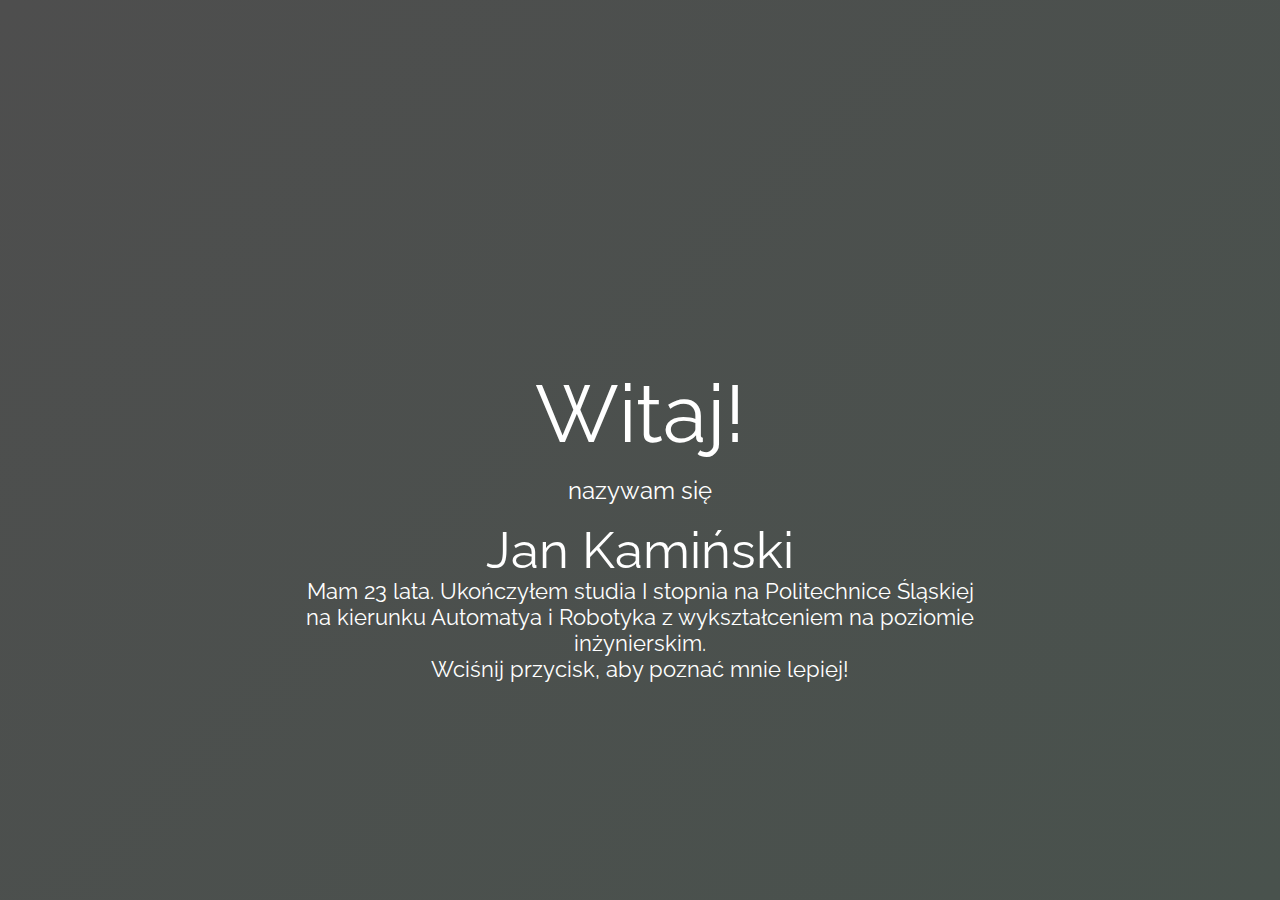
<file: index.html>
<!DOCTYPE html!>
<html>
  <head>
    <meta
      name="google-site-verification"
      content="D3syPc5VK9Z2_cNmj-7ekq_y5JZ8nl-DAsNhpnX-aLw"
    />
    <meta charset="utf-8" />
    <title>Portfolio Jan Kamiński</title>
    <meta
      name="description"
      content="Portfolio Jan Kamiński. Strony internetowe 
    zbudowane i zaporjektowane przez inżyniera Automatyki i Robotyki.
    Możliwość rozwoju swojej firmy poprzez stworzenie strony internetowej."
    />
    <meta
      name="keywords"
      content="frontend, wordpress, tworzenie stron internetowych, freelance, 
      strony interntetowe, budowanie stron internetowych, strony internetowe Wordpress"
    />
    <meta name="viewport" content="width=device-width, initial-scale=1.0" />
    <link rel="stylesheet" href="styleNowyIndex.css" />
    <link rel="stylesheet" href="style.css" />
    <link rel="icon" href="img/Białe Okrąg z Przyborami Kuchennymi Restauracja Logo1/1.png" type="image/png">


    <!-- <link rel="stylesheet" href="https://www.w3schools.com/w3css/4/w3.css"> -->
    <script src="myscript.js"></script>
  </head>
  <body class="first_page_body">
    <div class="ongate">
      <div class="freePalceUp"></div>
      <div class="firstelement">
        <div class="gates">
          <div class="gate1">
            <p class="line line-1 anim-typewriter">Witaj!</p>
          </div>
          <div class="gate2">
            <p class="line line-2 anim-typewriter2">nazywam się</p>
          </div>
          <div class="gate3">
            <p class="line line-3 anim-typewriter3">Jan Kamiński</p>
          </div>
        </div>
        <div class="photoCV w3-animate-right">
          <img src="fb_photo.jpg" />
        </div>
      </div>
      <div class="freePalceUp"></div>
      <div class="freePalceUp"></div>

      <div class="secondelement">
        <!-- <div class="undergates"> -->
        <p class="undergatesText anim-typewriter4">
          Mam 23 lata. Ukończyłem studia I stopnia na Politechnice Śląskiej
        </p>
        <p class="undergatesText anim-typewriter5">
          na kierunku Automatya i Robotyka z wykształceniem na poziomie
        </p>
        <p class="undergatesText anim-typewriter6">inżynierskim.</p>

        <p class="undergatesText anim-typewriter7">
          Wciśnij przycisk, aby poznać mnie lepiej!
        </p>
        <!-- <div class="button_undergates"> -->
      </div>
      <div class="buttonIndex">
        <a href="mainpage.html" class="w3-animate-bottom textButtonIndex"
          ><button>Zobacz moje portfolio</button></a
        >
      </div>
    </div>
  </body>
</html>
</file>
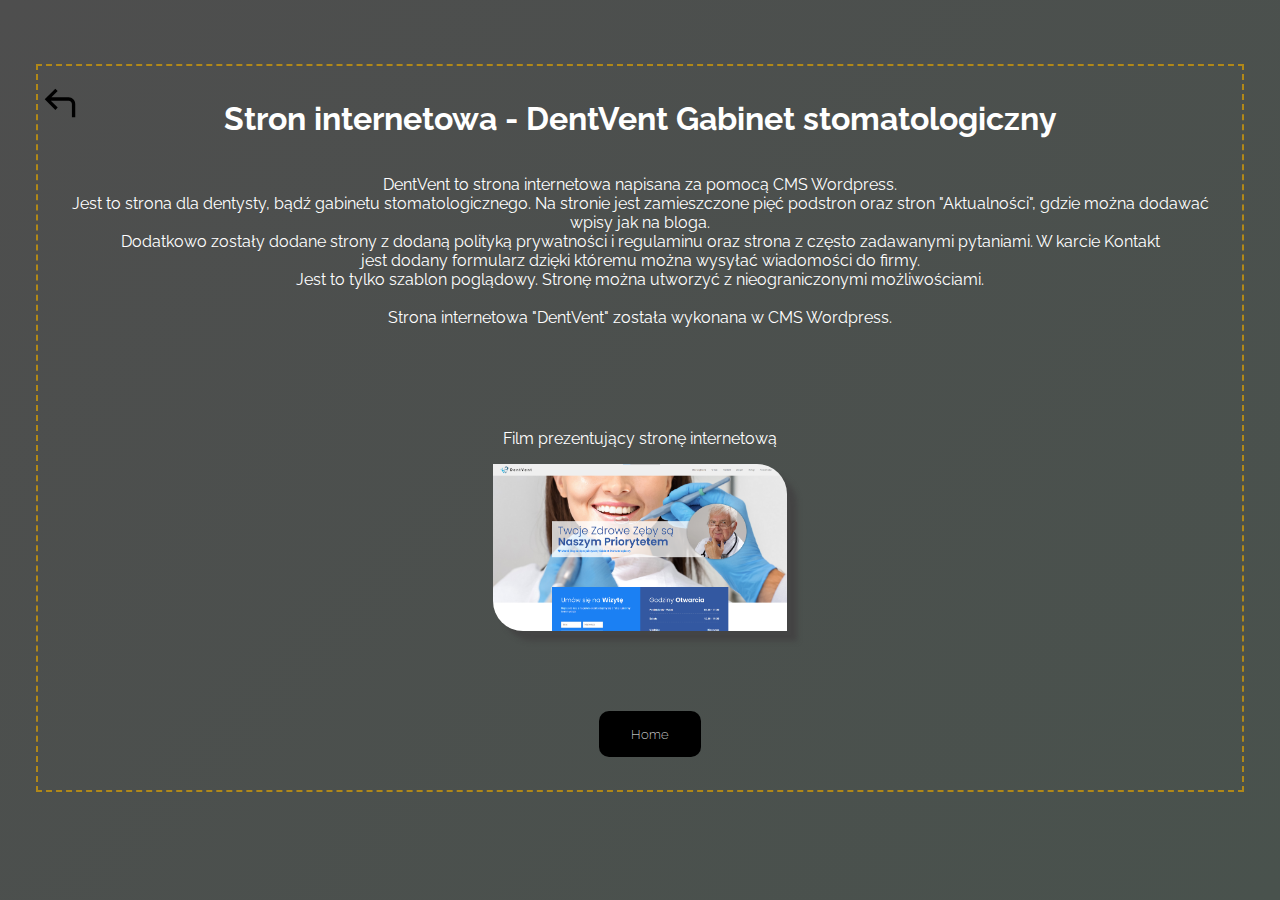
<file: dentvent.html>
<!DOCTYPE html!>
<html>
  <head>
    <meta charset="utf-8" />
    <title>Portfolio Jan Kamiński - Podstawowa Szkoła Pielęgnacji</title>
    <meta name="description" content="Blog kosmetyczki." />
    <meta
      name="keywords"
      content="dbanie o dłonie, odżywianie, ochrona, zdrowie"
    />
    <meta name="viewport" content="width=device-width, initial-scale=1.0" />
    <link rel="stylesheet" href="style.css" />
    <link rel="icon" href="img/Białe Okrąg z Przyborami Kuchennymi Restauracja Logo1/1.png" type="image/png">

    <script src="myscript.js"></script>
  </head>
  <body>
    <div class="page">
      <a href="mainpage.html"
        ><span class="exit-to-index" alt="Wyjście do strony głównej"></span>
      </a>
      <div class="content content2">
        <div class="descrip">
          <h1>Stron internetowa - DentVent Gabinet stomatologiczny</h1>
          <p>
            DentVent to strona internetowa napisana za pomocą CMS Wordpress.
            <br />
            Jest to strona dla dentysty, bądź gabinetu stomatologicznego. Na
            stronie jest zamieszczone pięć podstron oraz stron "Aktualności",
            gdzie można dodawać wpisy jak na bloga. <br />
            Dodatkowo zostały dodane strony z dodaną polityką prywatności i
            regulaminu oraz strona z często zadawanymi pytaniami. W karcie
            Kontakt <br />
            jest dodany formularz dzięki któremu można wysyłać wiadomości do
            firmy. <br />
            Jest to tylko szablon poglądowy. Stronę można utworzyć z
            nieograniczonymi możliwościami. <br />
            <br />
            Strona internetowa "DentVent" została wykonana w CMS Wordpress.
          </p>
        </div>

        <div class="part3">
          <p>Film prezentujący stronę internetową</p>
          <div class="photo youtubelinkdostrony">
            <a href="https://youtu.be/xBY_Lps6JH0" target="_blank"
              ><img src="./img/DentVent.png" alt=""
            /></a>
          </div>
        </div>
        <div class="part3">
          <!-- <p>Program spełnia założenia projektowe.</p> -->
        </div>
        <div class="home">
          <a href="mainpage.html"><button>Home</button></a>
        </div>
      </div>
    </div>
  </body>
</html>
</file>
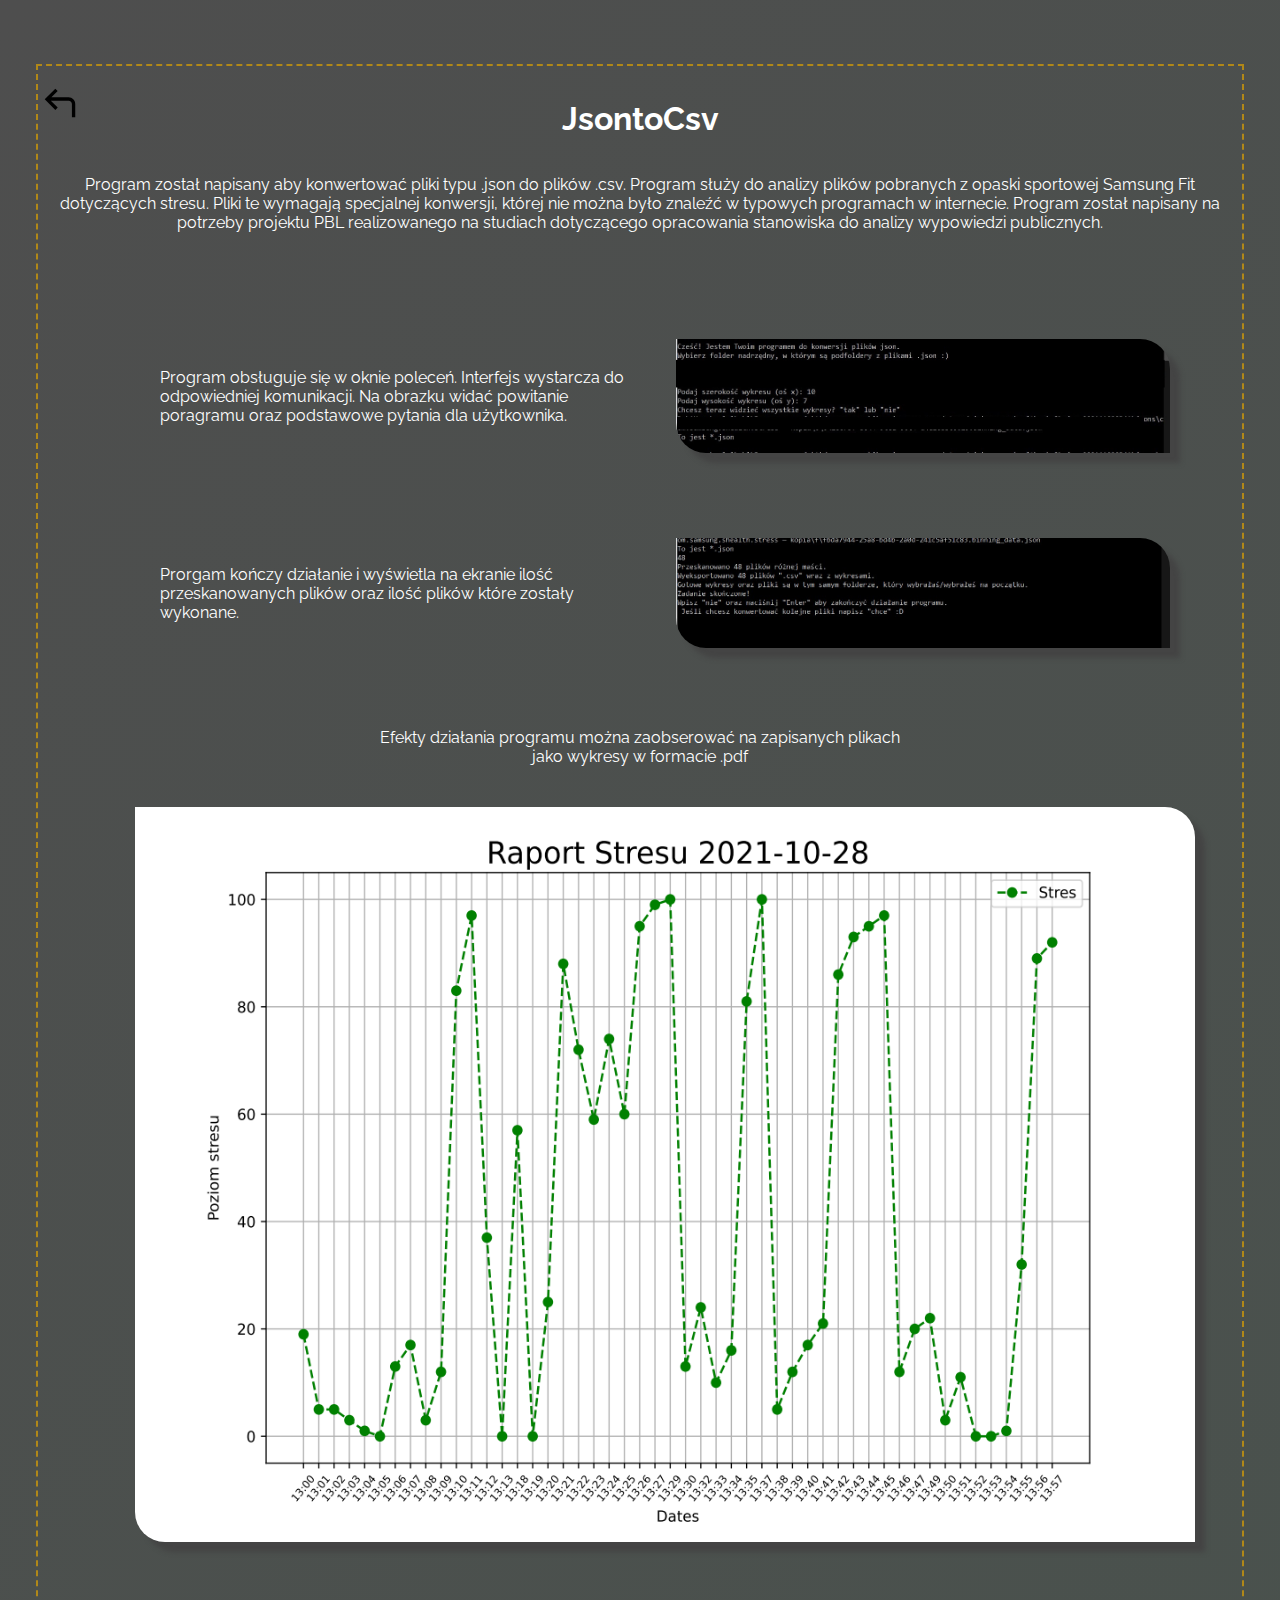
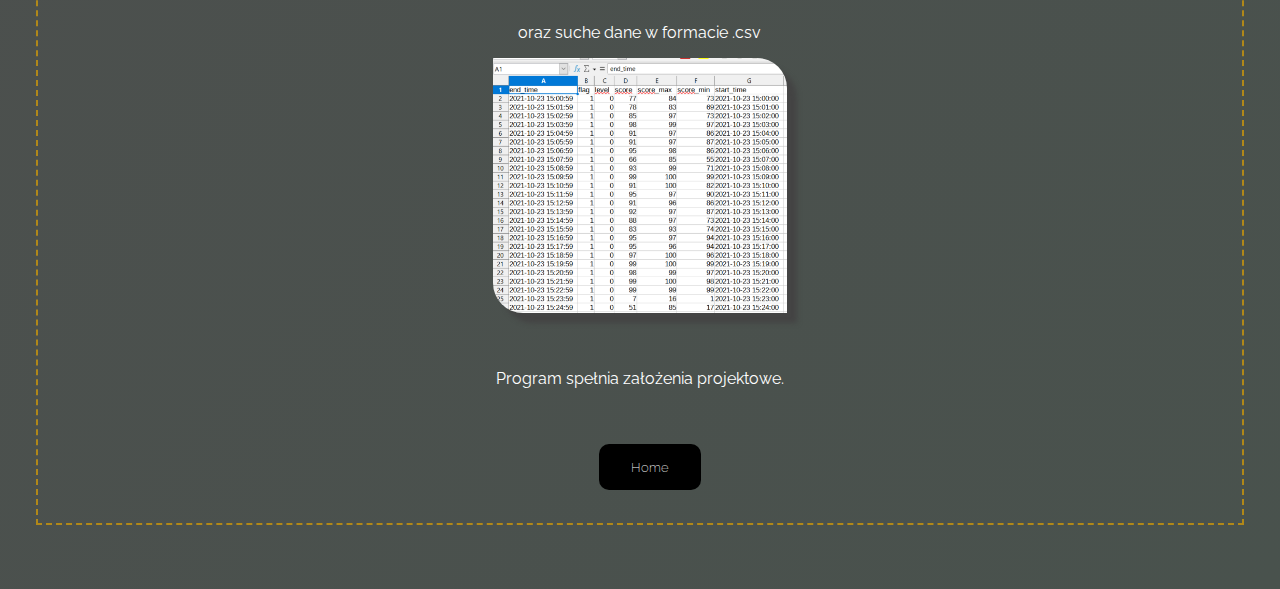
<file: jsontocsv.html>
<!DOCTYPE html!>
<html>
  <head>
    <meta charset="utf-8" />
    <title>Portfolio Jan Kamiński - JsontoCsv</title>
    <meta name="description" content="Program do konwersji plików" />
    <meta
      name="keywords"
      content="konwersja plików, json, konwertowanie, pliki, csv, exel"
    />
    <meta name="viewport" content="width=device-width, initial-scale=1.0" />
    <link rel="stylesheet" href="style.css" />
    <link rel="icon" href="img/Białe Okrąg z Przyborami Kuchennymi Restauracja Logo1/1.png" type="image/png">

    <script src="myscript.js"></script>
  </head>
  <body>
    <div class="page">
      <a href="mainpage.html"
        ><span class="exit-to-index" alt="Wyjście do strony głównej"></span>
      </a>
      <div class="content content2">
        <div class="descrip">
          <h1>JsontoCsv</h1>
          <p>
            Program został napisany aby konwertować pliki typu .json do plików
            .csv. Program służy do analizy plików pobranych z opaski sportowej
            Samsung Fit dotyczących stresu. Pliki te wymagają specjalnej
            konwersji, której nie można było znaleźć w typowych programach w
            internecie. Program został napisany na potrzeby projektu PBL
            realizowanego na studiach dotyczącego opracowania stanowiska do
            analizy wypowiedzi publicznych.
          </p>
        </div>
        <div class="part1">
          <p>
            Program obsługuje się w oknie poleceń. Interfejs wystarcza do
            odpowiedniej komunikacji. Na obrazku widać powitanie poragramu oraz
            podstawowe pytania dla użytkownika.
          </p>
          <div class="photo">
            <img src="./img/json.jpg" alt="" />
          </div>
        </div>
        <div class="part1">
          <p>
            Prorgam kończy działanie i wyświetla na ekranie ilość
            przeskanowanych plików oraz ilość plików które zostały wykonane.
          </p>
          <div class="photo">
            <img src="./img/json2.jpg" alt="" />
          </div>
        </div>
        <div class="part2">
          <p>
            Efekty działania programu można zaobserować na zapisanych plikach
            jako wykresy w formacie .pdf
          </p>
          <div class="photo1">
            <img src="./img/stres1.png" alt="" />
            <img src="./img/stres2.png" alt="" />
          </div>
        </div>
        <div class="part3">
          <p>oraz suche dane w formacie .csv</p>
          <div class="photo">
            <img src="./img/stres3.png" alt="" />
          </div>
        </div>
        <div class="part3">
          <p>Program spełnia założenia projektowe.</p>
        </div>
        <div class="home">
          <a href="mainpage.html"><button>Home</button></a>
        </div>
      </div>
    </div>
  </body>
</html>
</file>
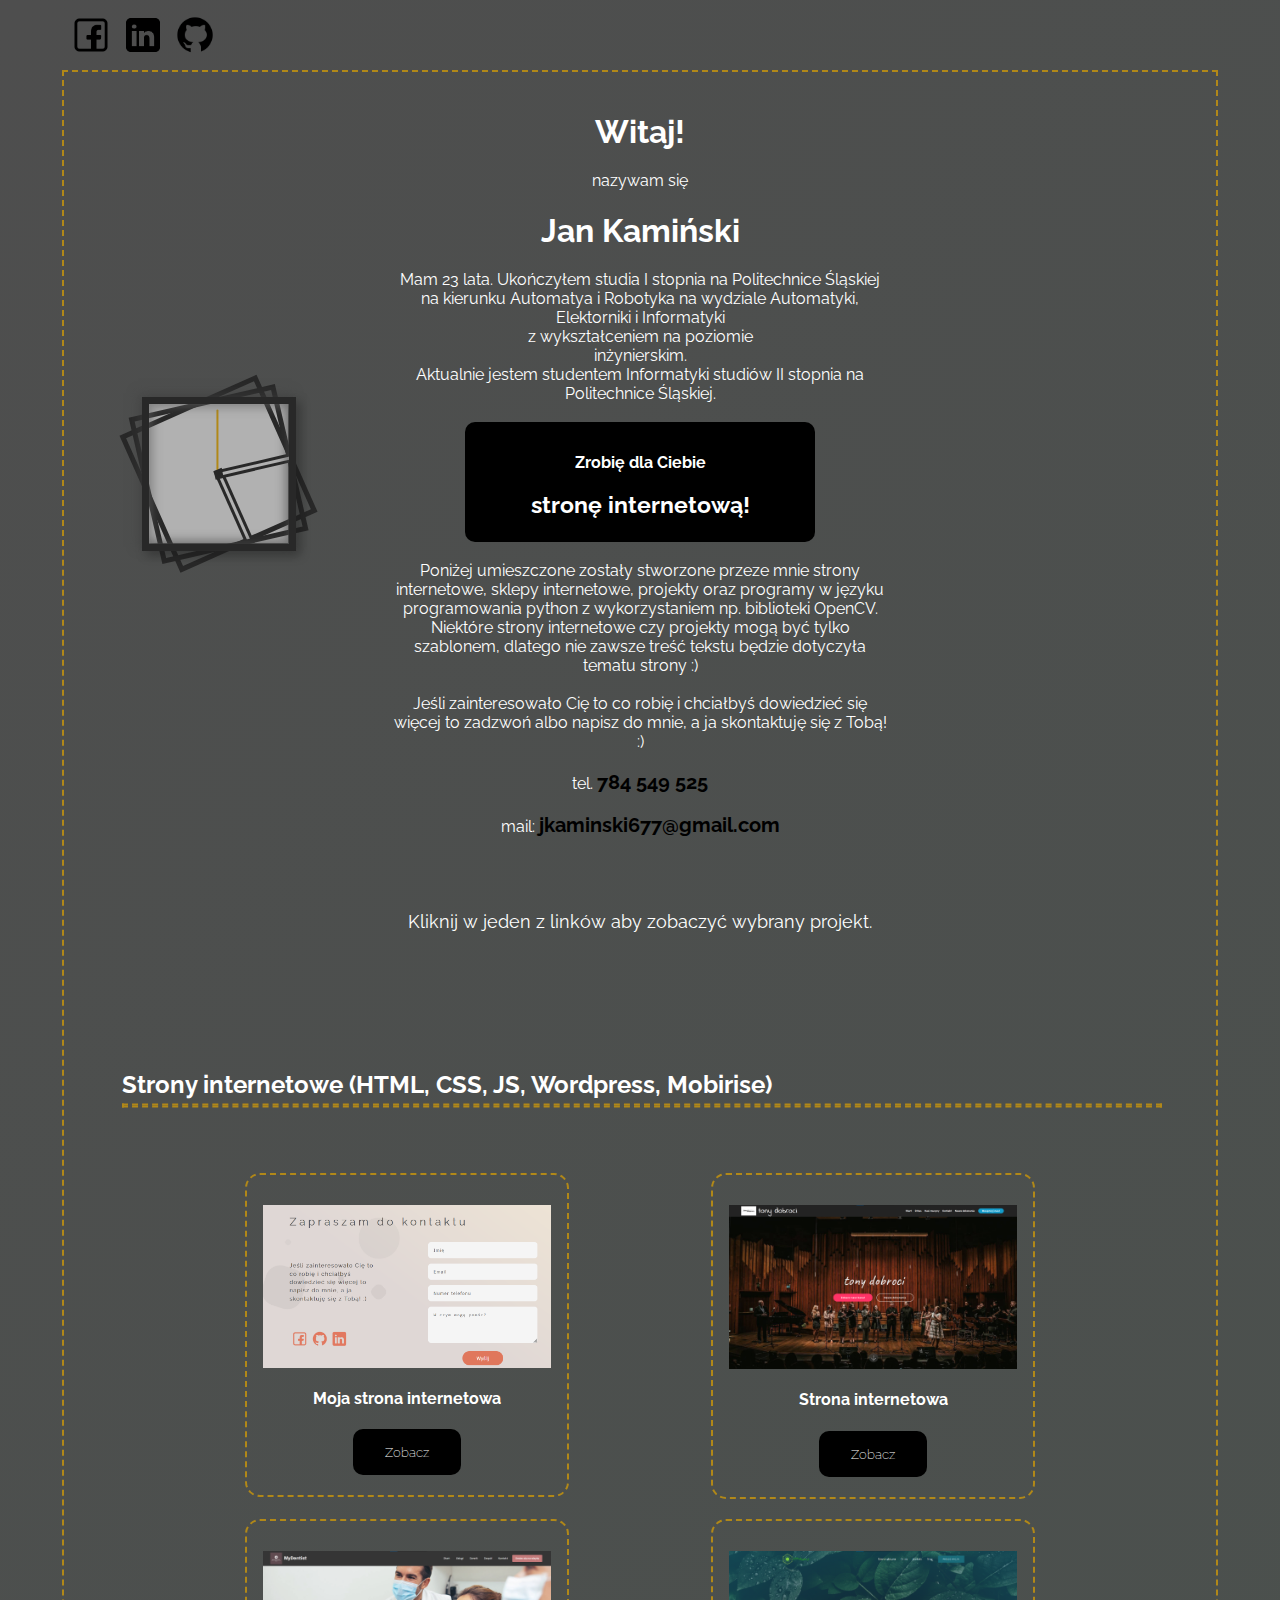
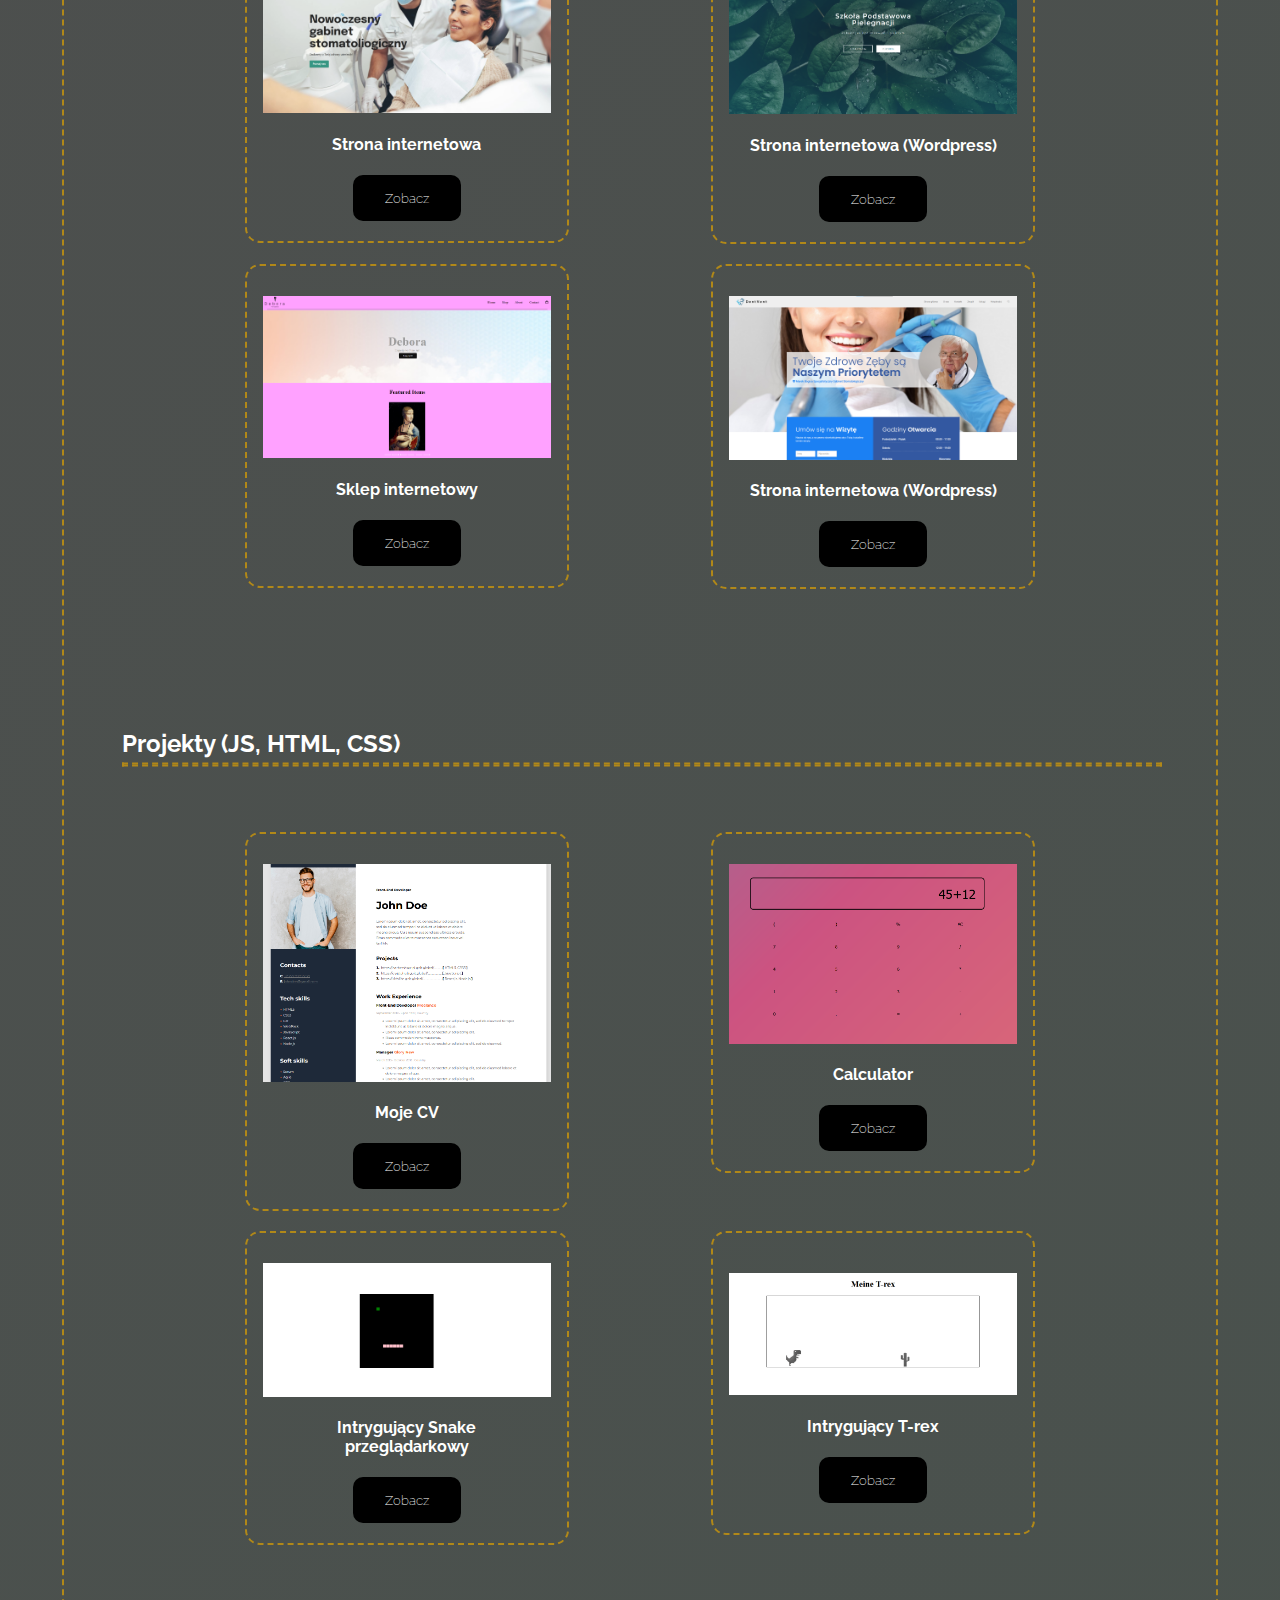
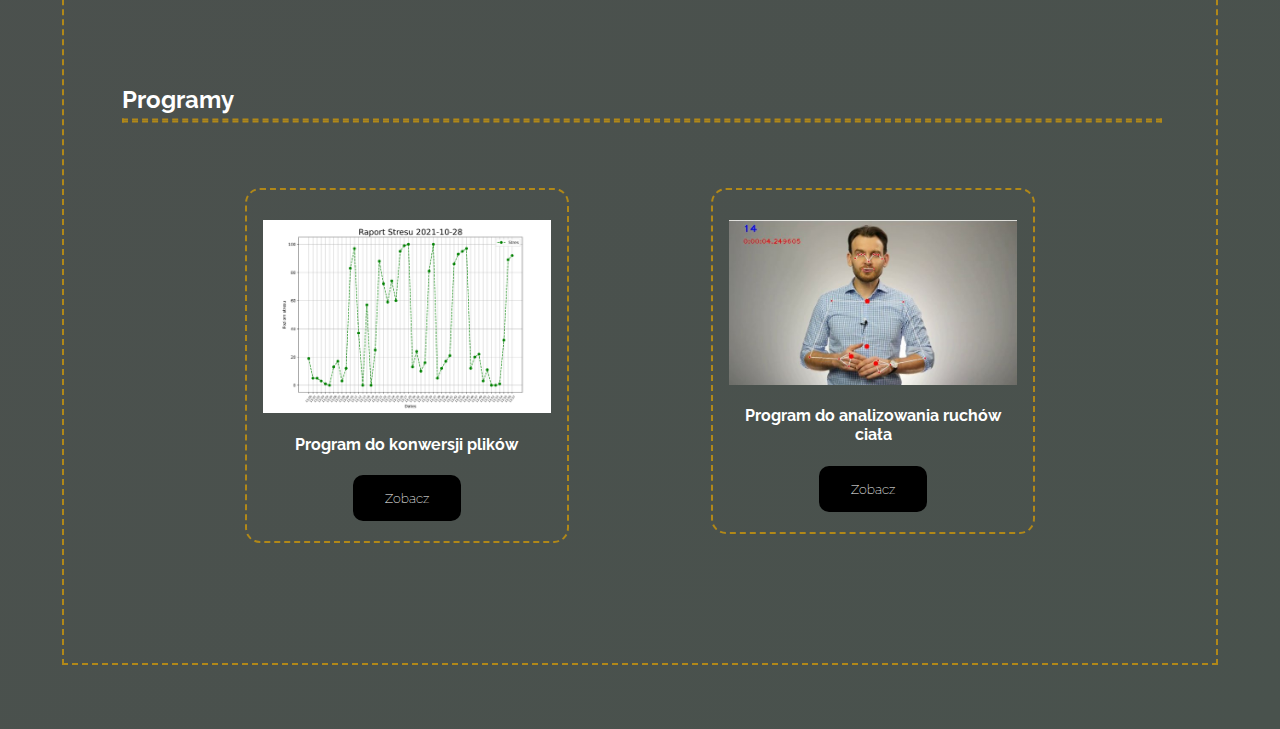
<file: mainpage.html>
<!DOCTYPE html!>
<html>
  <head>
    <meta charset="utf-8" />
    <title>Portfolio Jan Kamiński</title>
    <meta
      name="description"
      content="Portfolio Jan Kamiński. Strony internetowe 
    zbudowane i zaporjektowane przez inżyniera Automatyki i Robotyki.
    Możliwość rozwoju swojej firmy poprzez stworzenie strony internetowej."
    />
    <meta
      name="keywords"
      content="frontend, wordpress, tworzenie stron internetowych, freelance, 
      strony interntetowe, budowanie stron internetowych, strony internetowe Wordpress"
    />
    <meta name="viewport" content="width=device-width, initial-scale=1.0" />
    <link rel="stylesheet" href="style.css" />
    <link rel="stylesheet" href="styleClock.css" />
    <link rel="icon" href="img/Białe Okrąg z Przyborami Kuchennymi Restauracja Logo1/1.png" type="image/png">

  </head>
  <body>
    <div class="page">
      <header>
        <div class="icons">
          <a href="#"
            ><img class="facebok_icon" src="img/icons8-facebook-144.png"
          /></a>

          <div
            class="badge-base LI-profile-badge"
            data-locale="pl_PL"
            data-size="medium"
            data-theme="dark"
            data-type="VERTICAL"
            data-vanity="jan-kamiński-82a707205"
            data-version="v1"
          >
            <a
              class="badge-base__link LI-simple-link"
              href="https://pl.linkedin.com/in/jan-kami%C5%84ski-82a707205?trk=profile-badge"
              target="_blank"
              ><img class="linkedin_icon" src="img/icons8-linkedin-500.png"
            /></a>
          </div>

          <a href="https://github.com/jkaminski677" target="_blank"
            ><img class="github_icon" src="img/icons8-github-240.png"
          /></a>
          <div class="aboutclas">
            <div class="aboutButton">
              <a href="about.html">O mnie </a>
            </div>
          </div>
        </div>
      </header>

      <div class="content">
        <div class="HeadPart">
          <div class="rightClock">
            <div class="rama"></div>
            <div class="inner-clock-faceRight" id="hour-hand">
              <div class="handRight hour-handRight">
                <div class="handRight min-handRight"></div>
              </div>
            </div>
            <div class="inner-clock-faceRight2" id="min-hand">
              <div class="handRight hour-handRight2">
                <div class="handRight min-handRight2"></div>
              </div>
            </div>
            <div class="hand second-hand animate" id="second-hand"></div>
          </div>
          <div class="names">
            <h1>Witaj!</h1>
            <p>nazywam się</p>
            <h1>Jan Kamiński</h1>
            <p>
              Mam 23 lata. Ukończyłem studia I stopnia na Politechnice Śląskiej
              <br />
              na kierunku Automatya i Robotyka na wydziale Automatyki,
              Elektorniki i Informatyki <br />
              z wykształceniem na poziomie <br />
              inżynierskim. <br />
              Aktualnie jestem studentem Informatyki studiów II stopnia na
              Politechnice Śląskiej.
              <br />
              <br />
              <a id="Check_more" href="whyWeb.html"
                ><button class="Check_more_Class">
                  <h3>
                    <span id="a"
                      >Zrobię dla Ciebie
                      <h2>stronę internetową!</h2></span
                    ><span id="b">Wejdź i zobacz dlaczego warto...</span>
                  </h3>
                </button>
              </a>
              <br />
              <br />

              Poniżej umieszczone zostały stworzone przeze mnie strony
              internetowe, sklepy internetowe, projekty oraz programy w języku
              programowania python z wykorzystaniem np. biblioteki OpenCV.
              Niektóre strony internetowe czy projekty mogą być tylko szablonem,
              dlatego nie zawsze treść tekstu będzie dotyczyła tematu strony :)

              <br />
              <br />
              Jeśli zainteresowało Cię to co robię i chciałbyś dowiedzieć się
              więcej to zadzwoń albo napisz do mnie, a ja skontaktuję się z
              Tobą! :)
              <br />
              <br />
              <span class="grubo">
                tel. <a href="tel:+48784549525"> 784 549 525</a></span
              >
              <br />
              <br />

              <span class="grubo"
                >mail:
                <a href="mailto:jkaminski677@gmail.com">
                  jkaminski677@gmail.com</a
                ></span
              >
            </p>
          </div>

          <div class="clock">
            <!-- <div class="outer-clock-face"> -->
            <!-- <div class="marking marking-one"></div>
            <div class="marking marking-two"></div>
            <div class="marking marking-three"></div>
            <div class="marking marking-four"></div>
            <div class="inner-clock-face">
              <div class="hand hour-hand" id="hour-hand"></div>
              <div class="hand min-hand" id="min-hand"></div>
              <div class="hand second-hand" id="second-hand"></div>
            </div> -->
            <!-- </div> -->
          </div>
        </div>

        <div class="klik">
          <p>Kliknij w jeden z linków aby zobaczyć wybrany projekt.</p>
        </div>
        <div class="projects">
          <div class="rows">
            <h2>Strony internetowe (HTML, CSS, JS, Wordpress, Mobirise)</h2>
            <hr class="new1" />
            <div class="RowsInRows">
              <div class="square1">
                <div class="pic1">
                  <a
                    href="https://jkaminski677.github.io/webDeveloper/"
                    target="_blank"
                    ><img src="./img/mojastrona.png"
                  /></a>
                </div>
                <h4 class="text-width">Moja strona internetowa</h4>
                <a
                  href="https://jkaminski677.github.io/webDeveloper/"
                  target="_blank"
                  ><button>Zobacz</button></a
                >
              </div>

              <div class="square1">
                <div class="pic1">
                  <a
                    href="https://tonydobroci.pl"
                    target="_blank"
                    ><img src="./img/stronaTonyDobrocim.png"
                  /></a>
                </div>
                <h4 class="text-width">Strona internetowa</h4>
                <a
                  href="https://tonydobroci.pl"
                  target="_blank"
                  ><button>Zobacz</button></a
                >
              </div>

              <div class="square1">
                <div class="pic1">
                  <a
                    href="https://jkaminski677.github.io/mydentist1/"
                    target="_blank"
                    ><img src="./img/sttronagl MyDEntm.png"
                  /></a>
                </div>
                <h4 class="text-width">Strona internetowa</h4>
                <a
                  href="https://jkaminski677.github.io/mydentist1/"
                  target="_blank"
                  ><button>Zobacz</button></a
                >
              </div>

              <div class="square1">
                <div class="pic1">
                  <a href="testsite.html" target="_blank"
                    ><img src="./img/szkolapodstawowapielegnacjim.png"
                  /></a>
                </div>
                <h4 class="text-width">Strona internetowa (Wordpress)</h4>
                <a href="testsite.html" target="_blank"
                  ><button>Zobacz</button></a
                >
              </div>
              <div class="square1">
                <div class="pic1">
                  <a
                    href="https://jkaminski677.github.io/first-shop/"
                    target="_blank"
                    ><img src="./img/deboram.png"
                  /></a>
                </div>
                <h4 class="text-width">Sklep internetowy</h4>
                <a
                  href="https://jkaminski677.github.io/first-shop/"
                  target="_blank"
                  ><button>Zobacz</button></a
                >
              </div>

              <div class="square1">
                <div class="pic1">
                  <a href="dentvent.html" target="_blank"
                    ><img src="./img/DentVentm.png"
                  /></a>
                </div>
                <h4 class="text-width">Strona internetowa (Wordpress)</h4>
                <a href="dentvent.html" target="_blank"
                  ><button>Zobacz</button></a
                >
              </div>
            </div>
          </div>

          <div class="rows">
            <h2>Projekty (JS, HTML, CSS)</h2>
            <hr class="new1" />
            <div class="RowsInRows">
              <div class="square1">
                <div class="pic1">
                  <a
                    href="https://jkaminski677.github.io/CV-html-css/"
                    target="_blank"
                    ><img src="./img/CV.png"
                  /></a>
                </div>
                <h4 class="text-width">Moje CV</h4>
                <a
                  href="https://jkaminski677.github.io/CV-html-css/"
                  target="_blank"
                  ><button>Zobacz</button></a
                >
              </div>
              <div class="square1">
                <div class="pic1">
                  <a
                    href="https://jkaminski677.github.io/Calculator/"
                    target="_blank"
                    ><img src="./img/calculator.png"
                  /></a>
                </div>
                <h4 class="text-width">Calculator</h4>
                <a
                  href="https://jkaminski677.github.io/Calculator/"
                  target="_blank"
                  ><button>Zobacz</button></a
                >
              </div>
              <div class="square1">
                <div class="pic1">
                  <a
                    href="https://jkaminski677.github.io/Snake/"
                    target="_blank"
                    ><img src="./img/Snake.png"
                  /></a>
                </div>
                <h4 class="text-width">Intrygujący Snake przeglądarkowy</h4>
                <a href="https://jkaminski677.github.io/Snake/" target="_blank"
                  ><button>Zobacz</button></a
                >
              </div>

              <div class="square1">
                <div class="pic1">
                  <a
                    href="https://jkaminski677.github.io/t-rex/"
                    target="_blank"
                    ><img src="./img/t-rex.png"
                  /></a>
                </div>
                <h4 class="text-width">Intrygujący T-rex</h4>
                <a href="https://jkaminski677.github.io/t-rex/" target="_blank"
                  ><button>Zobacz</button></a
                >
              </div>
            </div>
          </div>

          <div class="rows">
            <h2>Programy</h2>
            <hr class="new1" />
            <div class="RowsInRows">
              <div class="square1">
                <div class="pic1">
                  <a href="./jsontocsv.html"><img src="./img/stres1m.png" /></a>
                </div>
                <h4 class="text-width">Program do konwersji plików</h4>
                <a href="./jsontocsv.html"><button>Zobacz</button></a>
              </div>
              <div class="square1">
                <div class="pic1">
                  <a href="movedetecting.html"
                    ><img src="./img/punktym.jpg"
                  /></a>
                </div>
                <h4 class="text-width">Program do analizowania ruchów ciała</h4>
                <a href="movedetecting.html"><button>Zobacz</button></a>
              </div>
            </div>
          </div>
        </div>
      </div>
    </div>
    <script src="myscript.js"></script>
  </body>
</html>
</file>
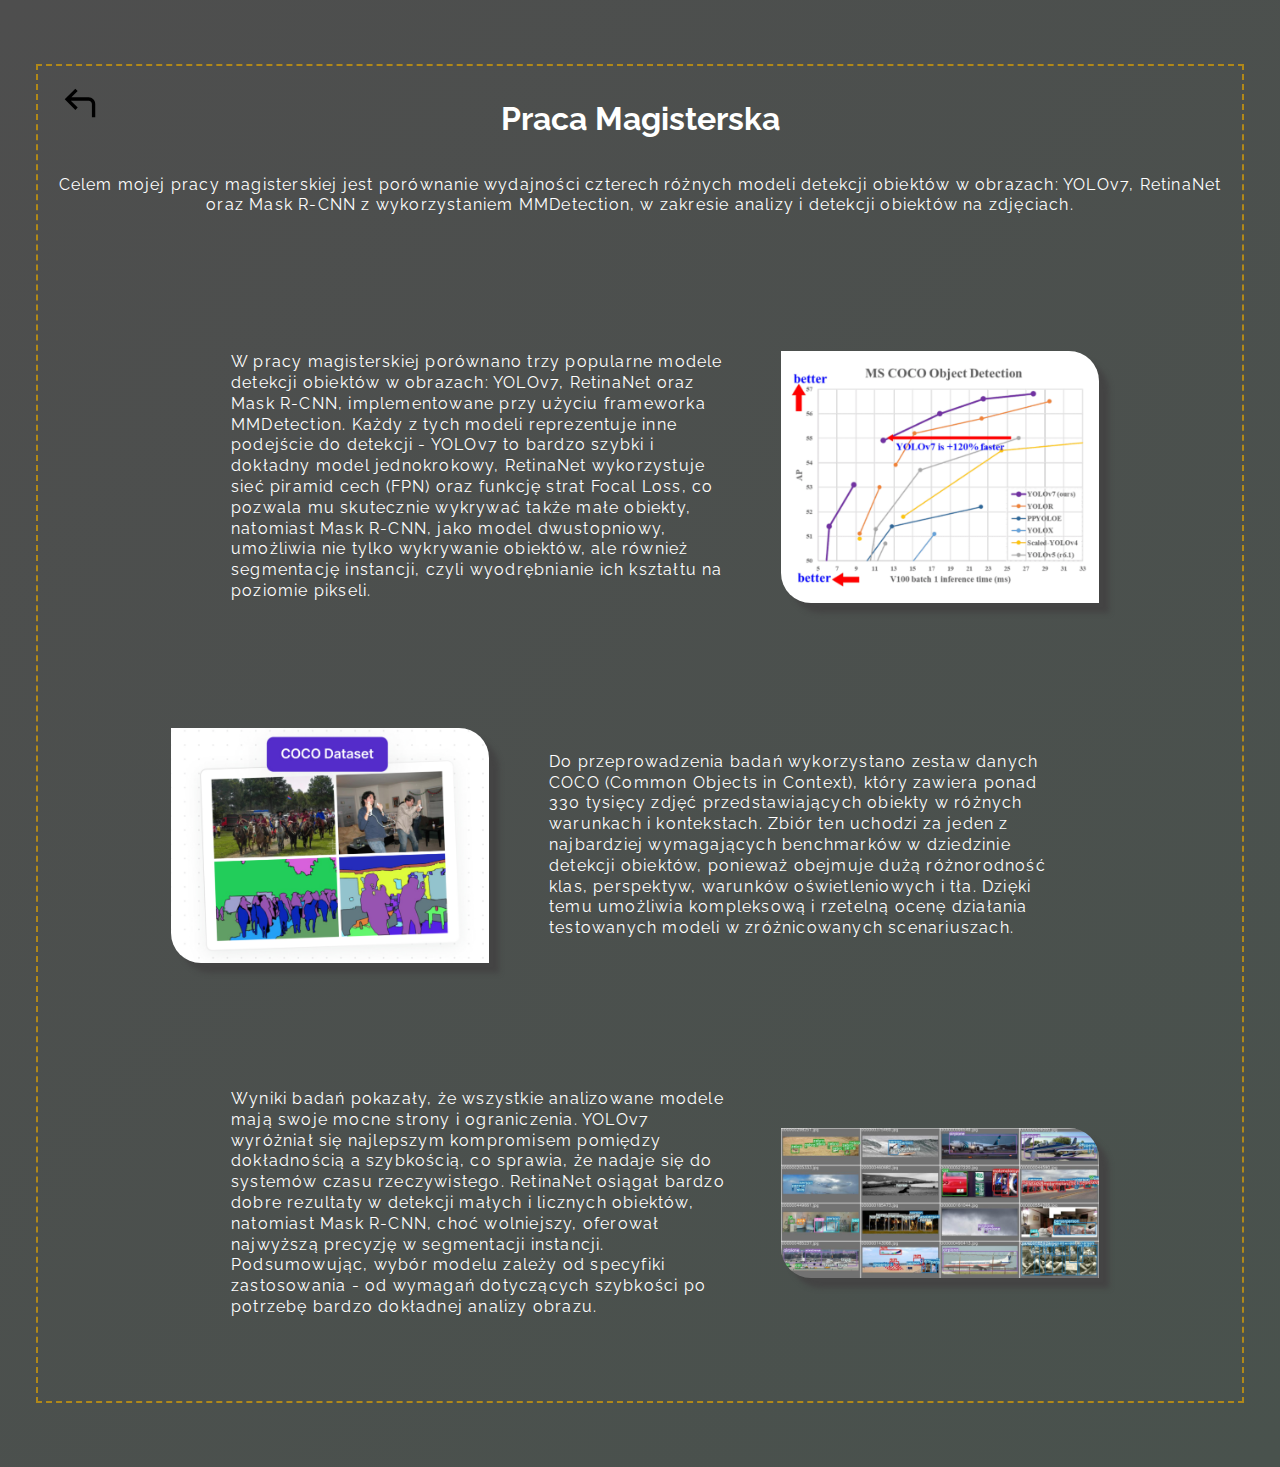
<file: mgr.html>
<!DOCTYPE html!>
<html>
  <head>
    <meta charset="utf-8" />
    <title>Portfolio Jan Kamiński - Robot Balansujący</title>
    <meta
      name="description"
      content="Robot balansujący na płytce Arduino."
    />
    <meta
      name="keywords"
      content="Arduino, Robot, silnik"
    />
    <meta name="viewport" content="width=device-width, initial-scale=1.0" />
    <link rel="stylesheet" href="style.less" />
    <link rel="icon" href="img/Białe Okrąg z Przyborami Kuchennymi Restauracja Logo1/1.png" type="image/png">

    <script src="myscript.js"></script>
  </head>
  <body>
    <div class="page">
      <a href="mainpage.html">
        <span class="exit-to-index" alt="Wyjście do strony głównej"></span>
      </a>

      <!-- <img
          class="exit-to-index"
          src="img/x-circle.svg"
          alt="Wyjście do strony głównej"
        /> -->
      <div class="content content2 roboBal">
        <div class="descrip">
          <h1>Praca Magisterska</h1>
          <p>
            Celem mojej pracy magisterskiej jest porównanie wydajności czterech różnych 
            modeli detekcji obiektów w obrazach: YOLOv7, RetinaNet oraz Mask R-CNN z 
            wykorzystaniem MMDetection, w zakresie analizy i detekcji obiektów na zdjęciach.

          </p>
        </div>
        <div class="part1">
          <p>
            W pracy magisterskiej porównano trzy popularne modele detekcji obiektów w obrazach: YOLOv7, 
            RetinaNet oraz Mask R-CNN, implementowane przy użyciu frameworka MMDetection. Każdy z tych 
            modeli reprezentuje inne podejście do detekcji - YOLOv7 to bardzo szybki i dokładny model 
            jednokrokowy, RetinaNet wykorzystuje sieć piramid cech (FPN) oraz funkcję strat Focal Loss, 
            co pozwala mu skutecznie wykrywać także małe obiekty, natomiast Mask R-CNN, jako model dwustopniowy, 
            umożliwia nie tylko wykrywanie obiektów, 
            ale również segmentację instancji, czyli wyodrębnianie ich kształtu na poziomie pikseli.
          </p>
          <div class="photo11"><img src="./img/ML/ML5.png" alt="" /></div>
        </div>
        <div class="part4">
          <p>
            Do przeprowadzenia badań wykorzystano zestaw danych COCO (Common Objects in Context), który zawiera ponad 330 
            tysięcy zdjęć przedstawiających obiekty w różnych warunkach i kontekstach. Zbiór ten uchodzi za jeden z najbardziej 
            wymagających benchmarków w dziedzinie detekcji obiektów, ponieważ obejmuje dużą różnorodność klas, perspektyw, warunków oświetleniowych i tła. 
            Dzięki temu umożliwia kompleksową i rzetelną ocenę działania testowanych modeli w zróżnicowanych scenariuszach.
          </p>
          <div class="photo11"><img src="./img/ML/ML3.png" alt="" /></div>
        </div>
        <div class="part1">
          <p>
            Wyniki badań pokazały, że wszystkie analizowane modele mają swoje mocne strony i ograniczenia. 
            YOLOv7 wyróżniał się najlepszym kompromisem pomiędzy dokładnością a szybkością, co sprawia, że 
            nadaje się do systemów czasu rzeczywistego. RetinaNet osiągał bardzo dobre rezultaty w detekcji 
            małych i licznych obiektów, natomiast Mask R-CNN, choć wolniejszy, oferował najwyższą precyzję w segmentacji instancji. 
            Podsumowując, wybór modelu zależy od specyfiki zastosowania - od wymagań dotyczących szybkości po potrzebę bardzo dokładnej analizy obrazu.
          </p>
          <div class="photo11"><img src="./img/ML/ML2.png" /></div>
        </div>
    </div>
  </body>
</html>
</file>
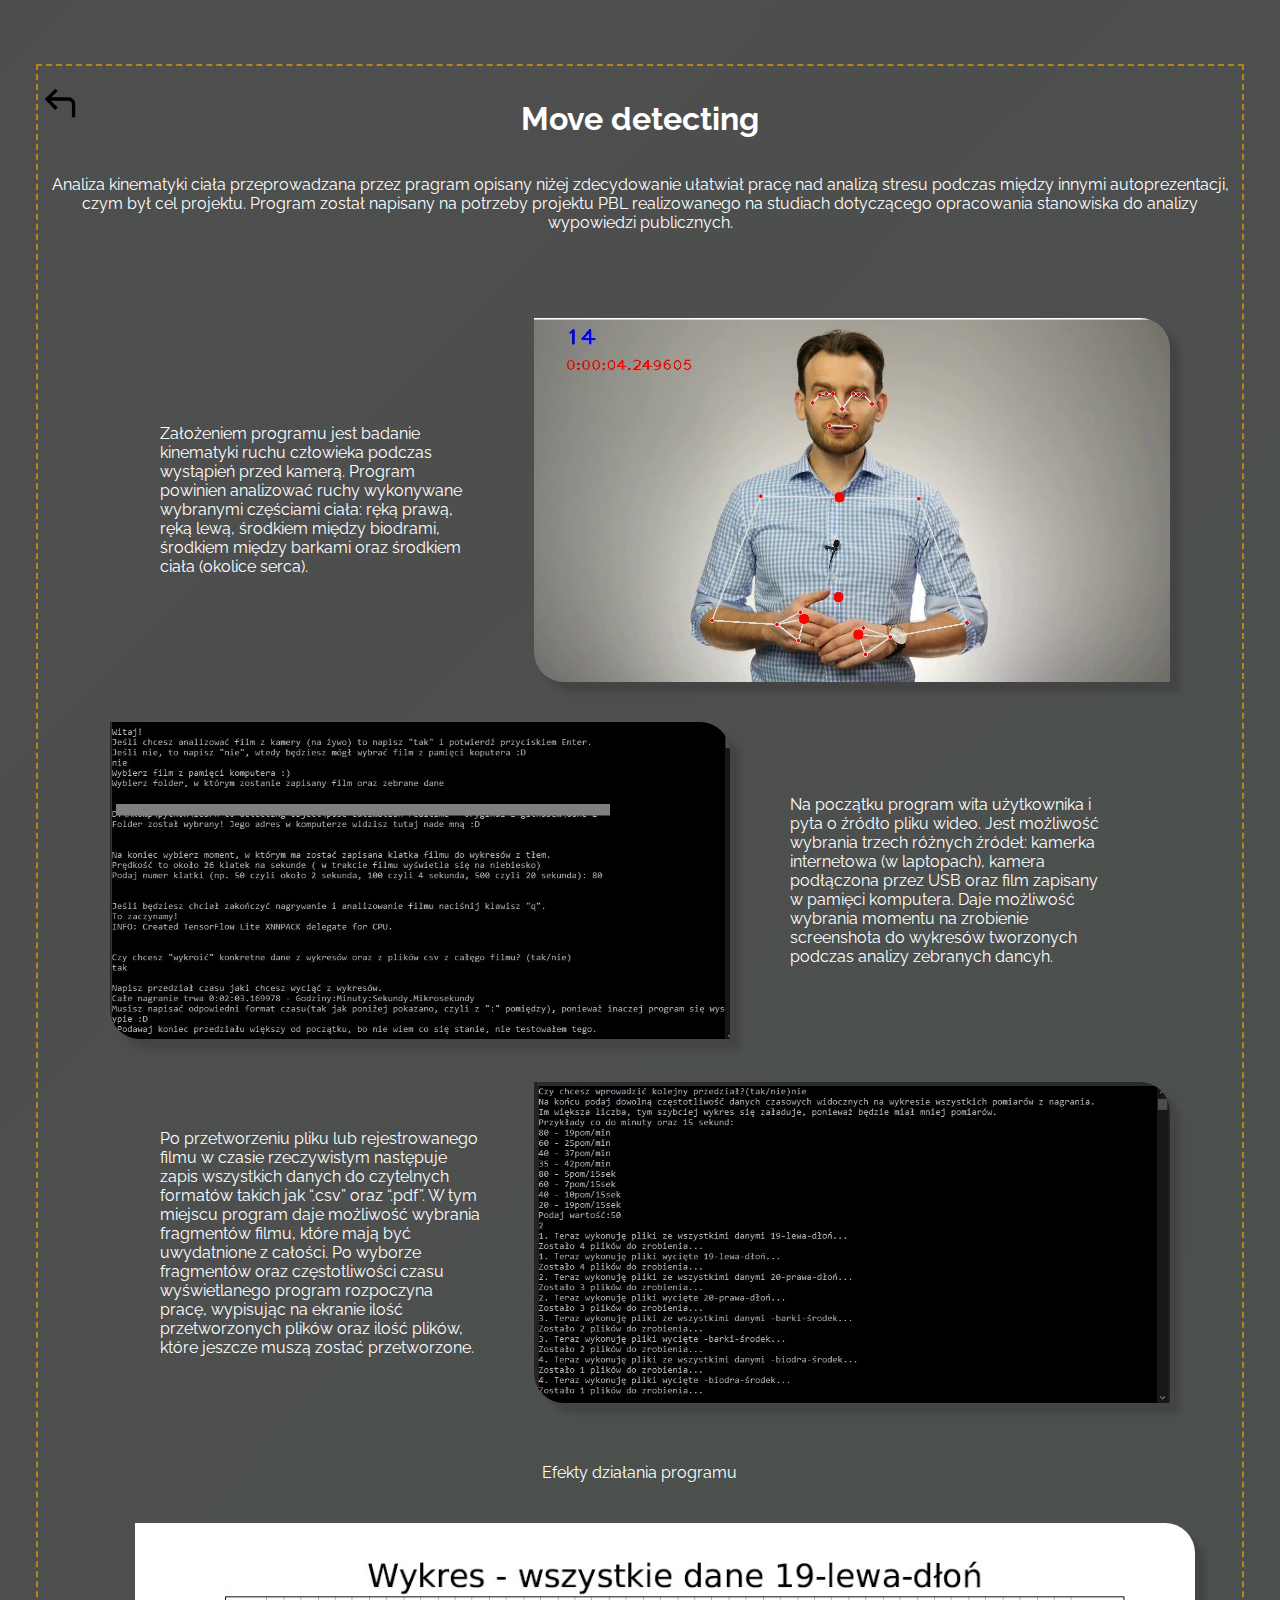
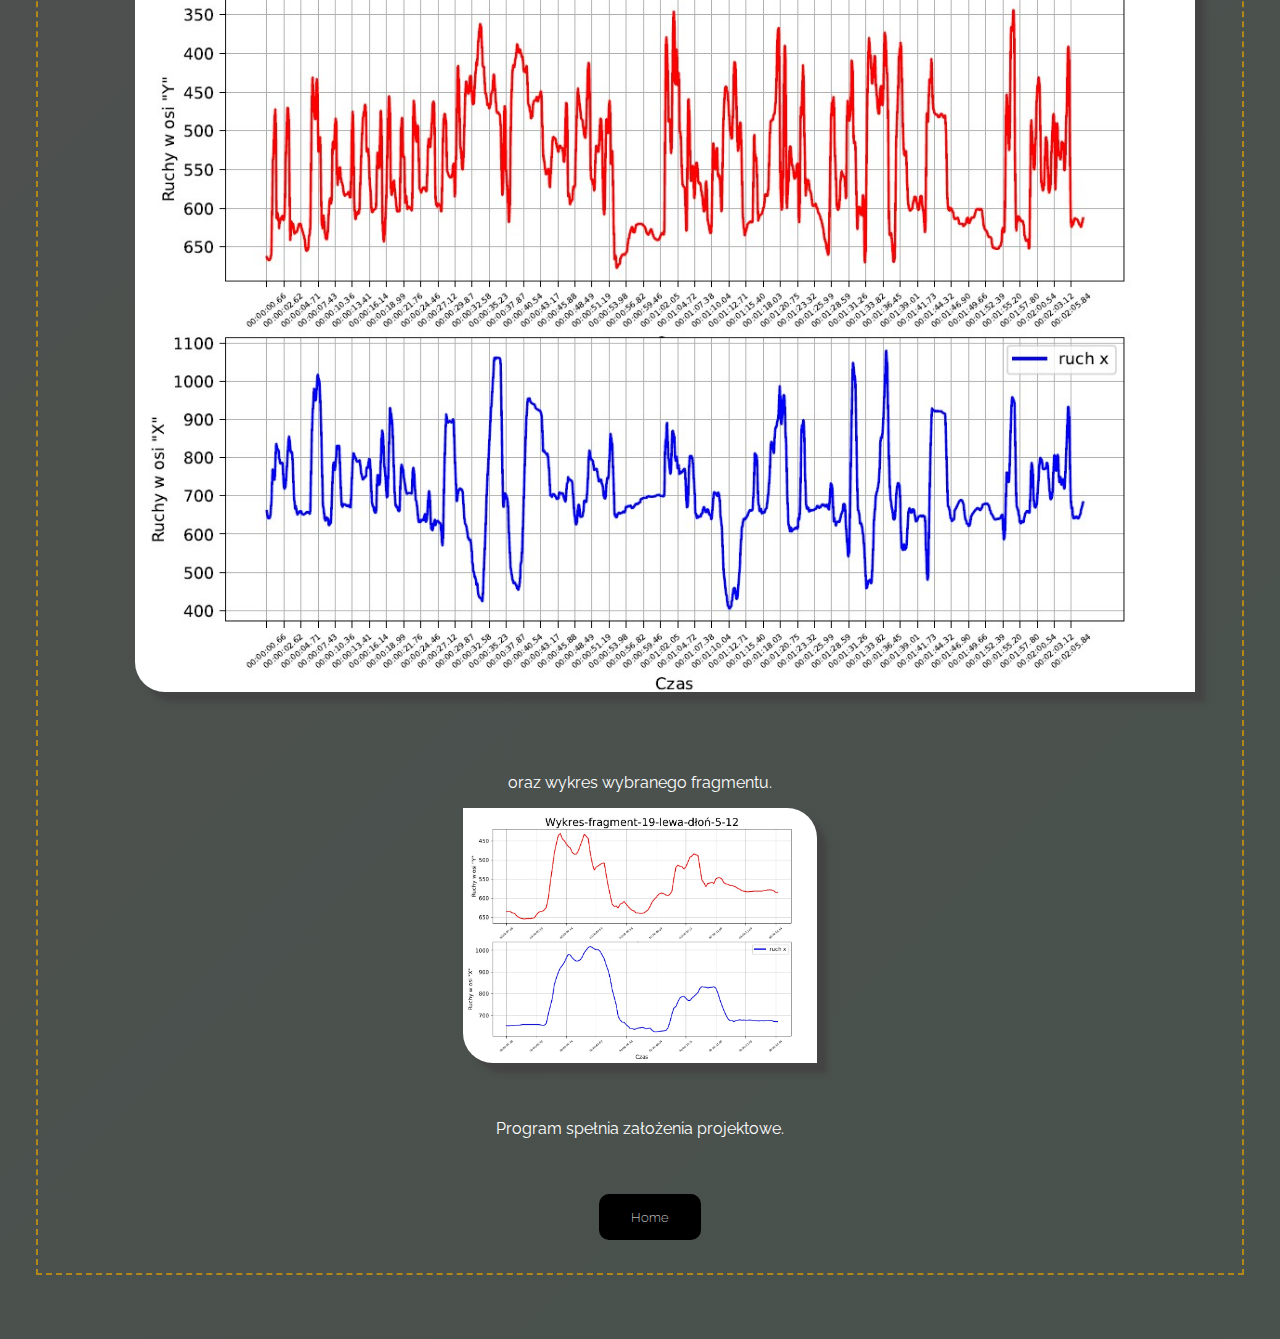
<file: movedetecting.html>
<!DOCTYPE html!>
<html>
  <head>
    <meta charset="utf-8" />
    <title>Portfolio Jan Kamiński - MoveDetecting</title>
    <meta
      name="description"
      content="Program do wykrywania ruchu oraz rejestrowanie danych w postaci wykresów i plików csv."
    />
    <meta
      name="keywords"
      content="kamera, detekcja ruchu, csv, wykresy, analiza stresu"
    />
    <meta name="viewport" content="width=device-width, initial-scale=1.0" />
    <link rel="stylesheet" href="style.css" />
    <link rel="icon" href="img/Białe Okrąg z Przyborami Kuchennymi Restauracja Logo1/1.png" type="image/png">

    <script src="myscript.js"></script>
  </head>
  <body>
    <div class="page">
      <a href="mainpage.html">
        <span class="exit-to-index" alt="Wyjście do strony głównej"></span>
      </a>

      <!-- <img
          class="exit-to-index"
          src="img/x-circle.svg"
          alt="Wyjście do strony głównej"
        /> -->
      <div class="content content2">
        <div class="descrip">
          <h1>Move detecting</h1>
          <p>
            Analiza kinematyki ciała przeprowadzana przez pragram opisany niżej
            zdecydowanie ułatwiał pracę nad analizą stresu podczas między innymi
            autoprezentacji, czym był cel projektu. Program został napisany na
            potrzeby projektu PBL realizowanego na studiach dotyczącego
            opracowania stanowiska do analizy wypowiedzi publicznych.
          </p>
        </div>
        <div class="part1">
          <p>
            Założeniem programu jest badanie kinematyki ruchu człowieka podczas
            wystąpień przed kamerą. Program powinien analizować ruchy wykonywane
            wybranymi częściami ciała: ręką prawą, ręką lewą, środkiem między
            biodrami, środkiem między barkami oraz środkiem ciała (okolice
            serca).
          </p>
          <div class="photo11"><img src="img/punkty.jpg" alt="" /></div>
        </div>
        <div class="part4">
          <p>
            Na początku program wita użytkownika i pyta o źródło pliku wideo.
            Jest możliwość wybrania trzech różnych źródeł: kamerka internetowa
            (w laptopach), kamera podłączona przez USB oraz film zapisany w
            pamięci komputera. Daje możliwość wybrania momentu na zrobienie
            screenshota do wykresów tworzonych podczas analizy zebranych dancyh.
          </p>
          <div class="photo11"><img src="img/rozmowa1.jpg" alt="" /></div>
        </div>
        <div class="part1">
          <p>
            Po przetworzeniu pliku lub rejestrowanego filmu w czasie
            rzeczywistym następuje zapis wszystkich danych do czytelnych
            formatów takich jak “.csv” oraz “.pdf”. W tym miejscu program daje
            możliwość wybrania fragmentów filmu, które mają być uwydatnione z
            całości. Po wyborze fragmentów oraz częstotliwości czasu
            wyświetlanego program rozpoczyna pracę, wypisując na ekranie ilość
            przetworzonych plików oraz ilość plików, które jeszcze muszą zostać
            przetworzone.
          </p>
          <div class="photo11"><img src="img/rozmowa3.jpg" alt="" /></div>
        </div>
        <div class="part2">
          <p>Efekty działania programu</p>
          <div class="photo1">
            <img src="img/lewa cale.jpg" alt="" /><img
              class="photo_second"
              src="img/lewa z tlem.jpg"
              alt=""
            />
          </div>
        </div>
        <div class="part3">
          <p>oraz wykres wybranego fragmentu.</p>
          <div class="photo11"><img src="img/lewa krotko.jpg" alt="" /></div>
        </div>
        <div class="part3">
          <p>Program spełnia założenia projektowe.</p>
        </div>
        <div class="home">
          <a href="mainpage.html"><button>Home</button></a>
        </div>
      </div>
    </div>
  </body>
</html>
</file>
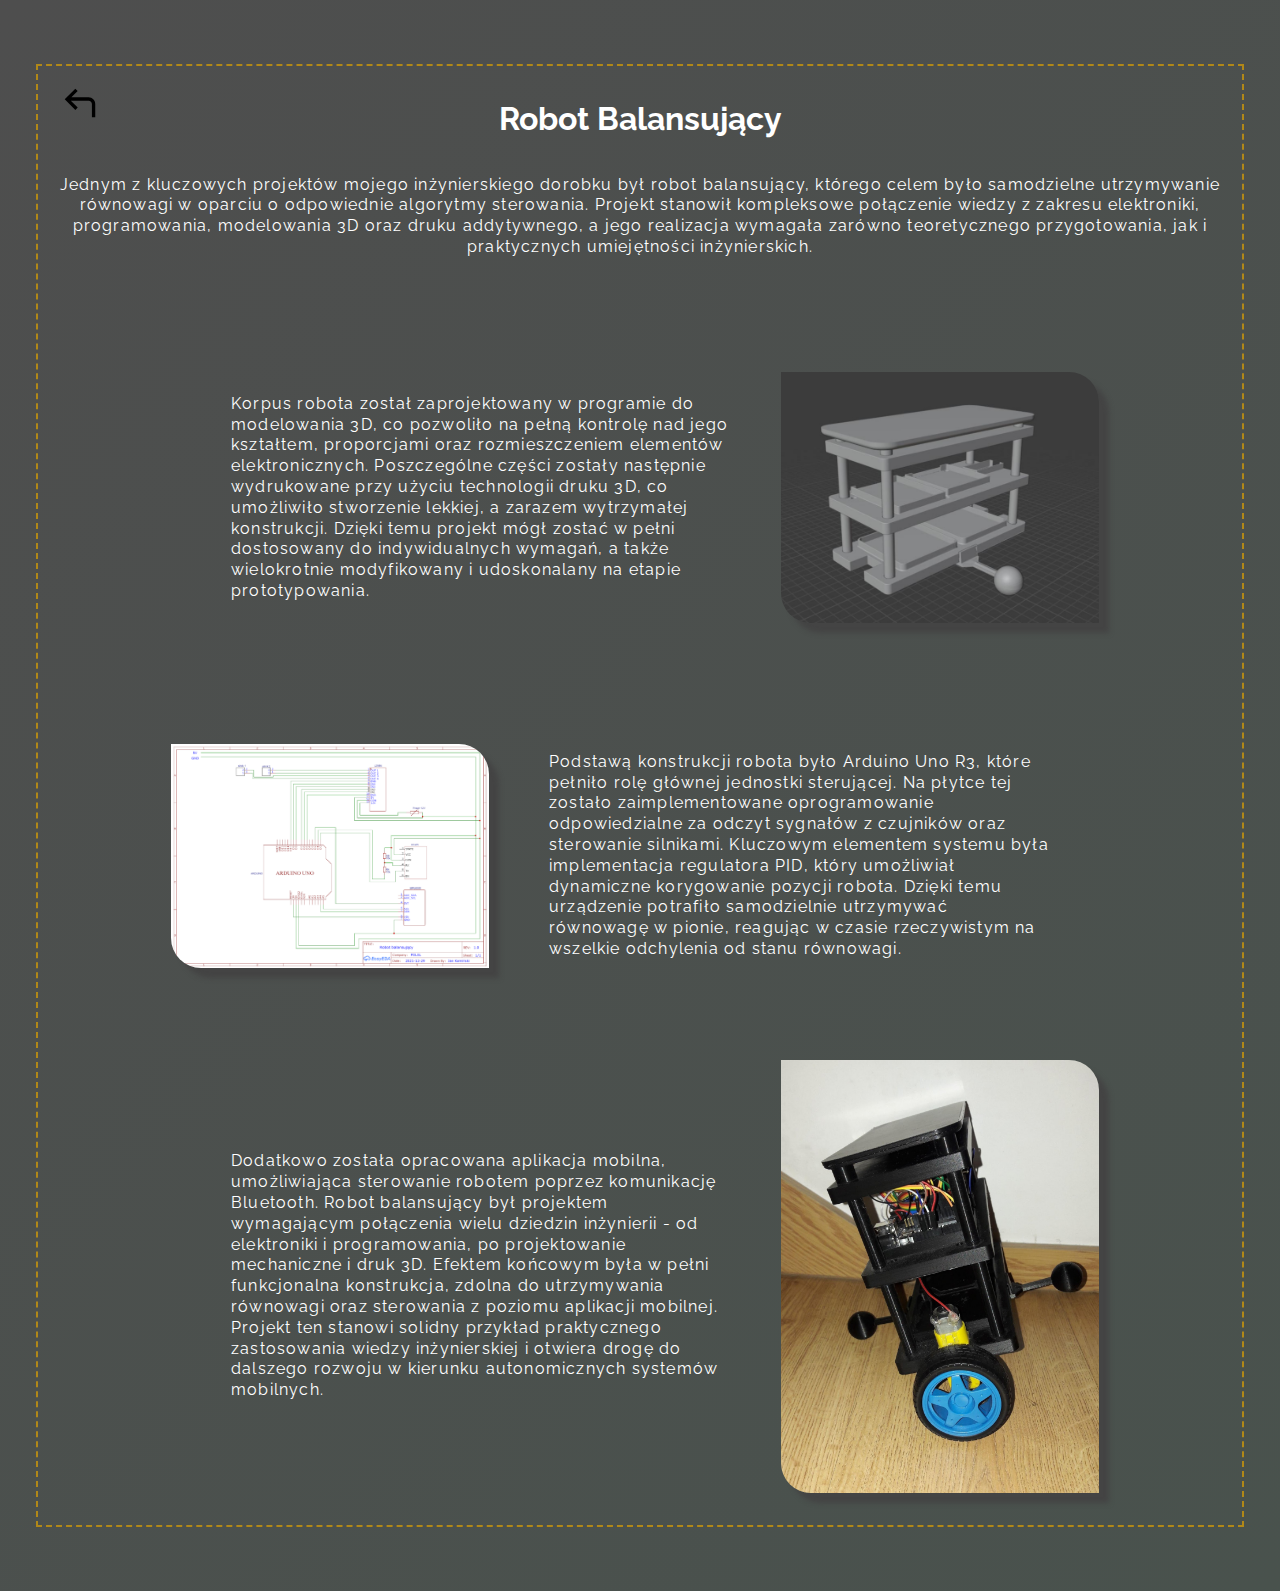
<file: robotBal.html>
<!DOCTYPE html!>
<html>
  <head>
    <meta charset="utf-8" />
    <title>Portfolio Jan Kamiński - Robot Balansujący</title>
    <meta
      name="description"
      content="Robot balansujący na płytce Arduino."
    />
    <meta
      name="keywords"
      content="Arduino, Robot, silnik"
    />
    <meta name="viewport" content="width=device-width, initial-scale=1.0" />
    <link rel="stylesheet" href="style.less" />
    <link rel="icon" href="img/Białe Okrąg z Przyborami Kuchennymi Restauracja Logo1/1.png" type="image/png">

    <script src="myscript.js"></script>
  </head>
  <body>
    <div class="page">
      <a href="mainpage.html">
        <span class="exit-to-index" alt="Wyjście do strony głównej"></span>
      </a>

      <!-- <img
          class="exit-to-index"
          src="img/x-circle.svg"
          alt="Wyjście do strony głównej"
        /> -->
      <div class="content content2 roboBal">
        <div class="descrip">
          <h1>Robot Balansujący</h1>
          <p>
            Jednym z kluczowych projektów mojego inżynierskiego dorobku był robot balansujący, 
            którego celem było samodzielne utrzymywanie równowagi w oparciu o odpowiednie algorytmy sterowania. 
            Projekt stanowił kompleksowe połączenie wiedzy z zakresu elektroniki, 
            programowania, modelowania 3D oraz druku addytywnego, a jego realizacja wymagała zarówno 
            teoretycznego przygotowania, jak i praktycznych umiejętności inżynierskich.
          </p>
        </div>
        <div class="part1">
          <p>
            Korpus robota został zaprojektowany w programie do modelowania 3D, co pozwoliło 
            na pełną kontrolę nad jego kształtem, proporcjami oraz rozmieszczeniem elementów 
            elektronicznych. Poszczególne części zostały następnie wydrukowane przy użyciu technologii 
            druku 3D, co umożliwiło stworzenie lekkiej, a zarazem wytrzymałej konstrukcji. Dzięki temu 
            projekt mógł zostać w pełni dostosowany do indywidualnych wymagań, 
            a także wielokrotnie modyfikowany i udoskonalany na etapie prototypowania.
          </p>
          <div class="photo11"><img src="img/2.png" alt="" /></div>
        </div>
        <div class="part4">
          <p>
            Podstawą konstrukcji robota było Arduino Uno R3, które pełniło rolę głównej jednostki sterującej. 
            Na płytce tej zostało zaimplementowane oprogramowanie odpowiedzialne za odczyt sygnałów z 
            czujników oraz sterowanie silnikami. Kluczowym elementem systemu była implementacja regulatora PID, który umożliwiał dynamiczne korygowanie pozycji robota. 
            Dzięki temu urządzenie potrafiło samodzielnie utrzymywać równowagę w pionie, reagując w czasie rzeczywistym na wszelkie odchylenia od stanu równowagi.
          </p>
          <div class="photo11"><img src="img/1.png" alt="" /></div>
        </div>
        <div class="part1">
          <p>
            Dodatkowo została opracowana aplikacja mobilna, umożliwiająca sterowanie robotem poprzez komunikację Bluetooth.
            Robot balansujący był projektem wymagającym połączenia wielu dziedzin inżynierii - od elektroniki i programowania, 
            po projektowanie mechaniczne i druk 3D. Efektem końcowym była w pełni funkcjonalna konstrukcja, zdolna do 
            utrzymywania równowagi oraz sterowania z poziomu aplikacji mobilnej. Projekt ten stanowi solidny przykład 
            praktycznego zastosowania wiedzy inżynierskiej 
            i otwiera drogę do dalszego rozwoju w kierunku autonomicznych systemów mobilnych.
          </p>
          <div class="photo11"><img src="img/3.png" alt="" /></div>
        </div>
    </div>
  </body>
</html>
</file>
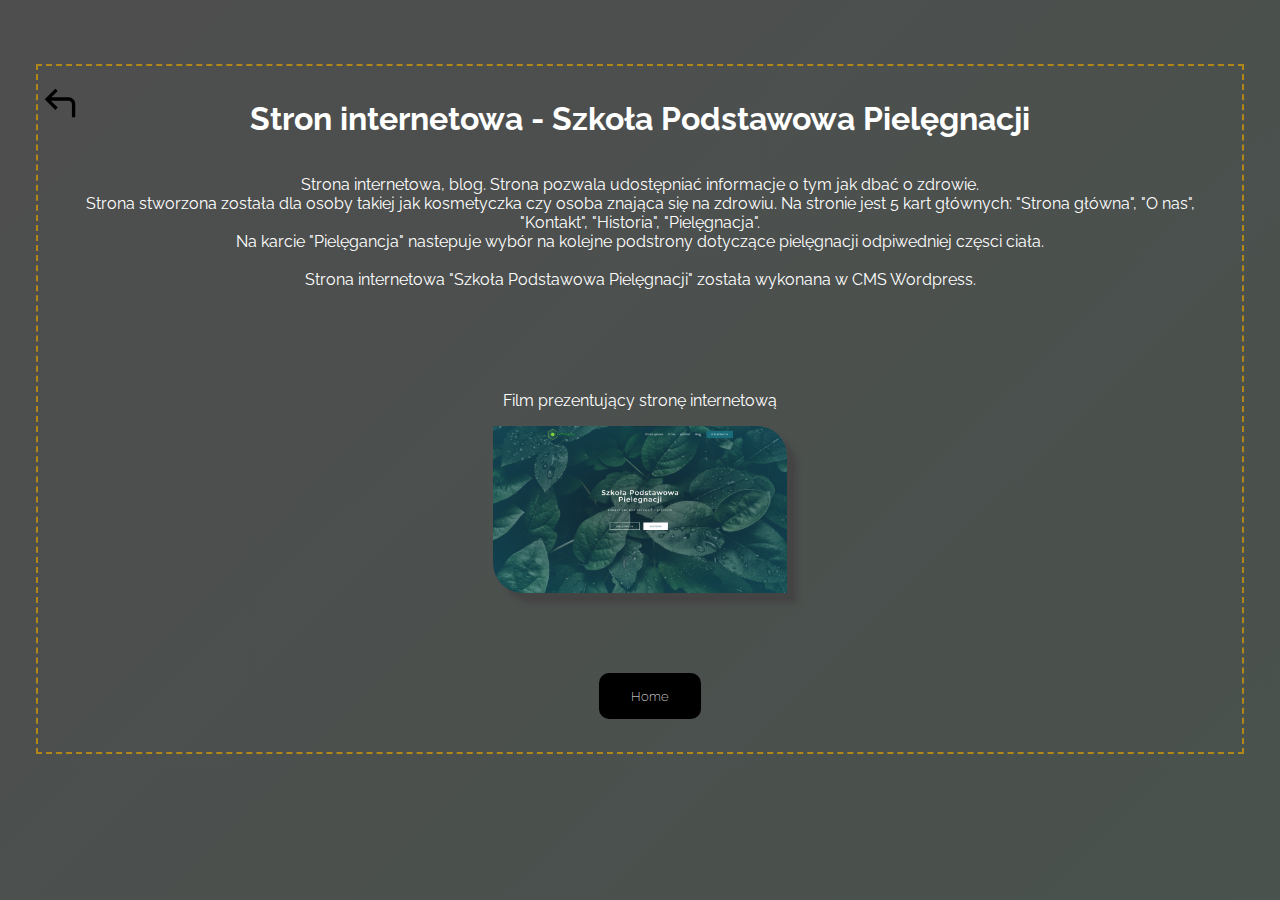
<file: testsite.html>
<!DOCTYPE html!>
<html>
  <head>
    <meta charset="utf-8" />
    <title>Portfolio Jan Kamiński - Podstawowa Szkoła Pielęgnacji</title>
    <meta name="description" content="Blog kosmetyczki." />
    <meta
      name="keywords"
      content="dbanie o dłonie, odżywianie, ochrona, zdrowie"
    />
    <meta name="viewport" content="width=device-width, initial-scale=1.0" />
    <link rel="stylesheet" href="style.css" />
    <link rel="icon" href="img/Białe Okrąg z Przyborami Kuchennymi Restauracja Logo1/1.png" type="image/png">

    <script src="myscript.js"></script>
  </head>
  <body>
    <div class="page">
      <a href="mainpage.html"
        ><span class="exit-to-index" alt="Wyjście do strony głównej"></span>
      </a>
      <div class="content content2">
        <div class="descrip">
          <h1>Stron internetowa - Szkoła Podstawowa Pielęgnacji</h1>
          <p>
            Strona internetowa, blog. Strona pozwala udostępniać informacje o
            tym jak dbać o zdrowie. <br />
            Strona stworzona została dla osoby takiej jak kosmetyczka czy osoba
            znająca się na zdrowiu. Na stronie jest 5 kart głównych: "Strona
            główna", "O nas", "Kontakt", "Historia", "Pielęgnacja". <br />
            Na karcie "Pielęgancja" nastepuje wybór na kolejne podstrony
            dotyczące pielęgnacji odpiwedniej częsci ciała. <br />
            <br />
            Strona internetowa "Szkoła Podstawowa Pielęgnacji" została wykonana
            w CMS Wordpress.
          </p>
        </div>

        <div class="part3">
          <p>Film prezentujący stronę internetową</p>
          <div class="photo youtubelinkdostrony">
            <a href="https://youtu.be/eyXEvWpKSp0" target="_blank"
              ><img src="./img/szkolapodstawowapielegnacji.png" alt=""
            /></a>
          </div>
        </div>
        <div class="part3">
          <!-- <p>Program spełnia założenia projektowe.</p> -->
        </div>
        <div class="home">
          <a href="mainpage.html"><button>Home</button></a>
        </div>
      </div>
    </div>
  </body>
</html>
</file>
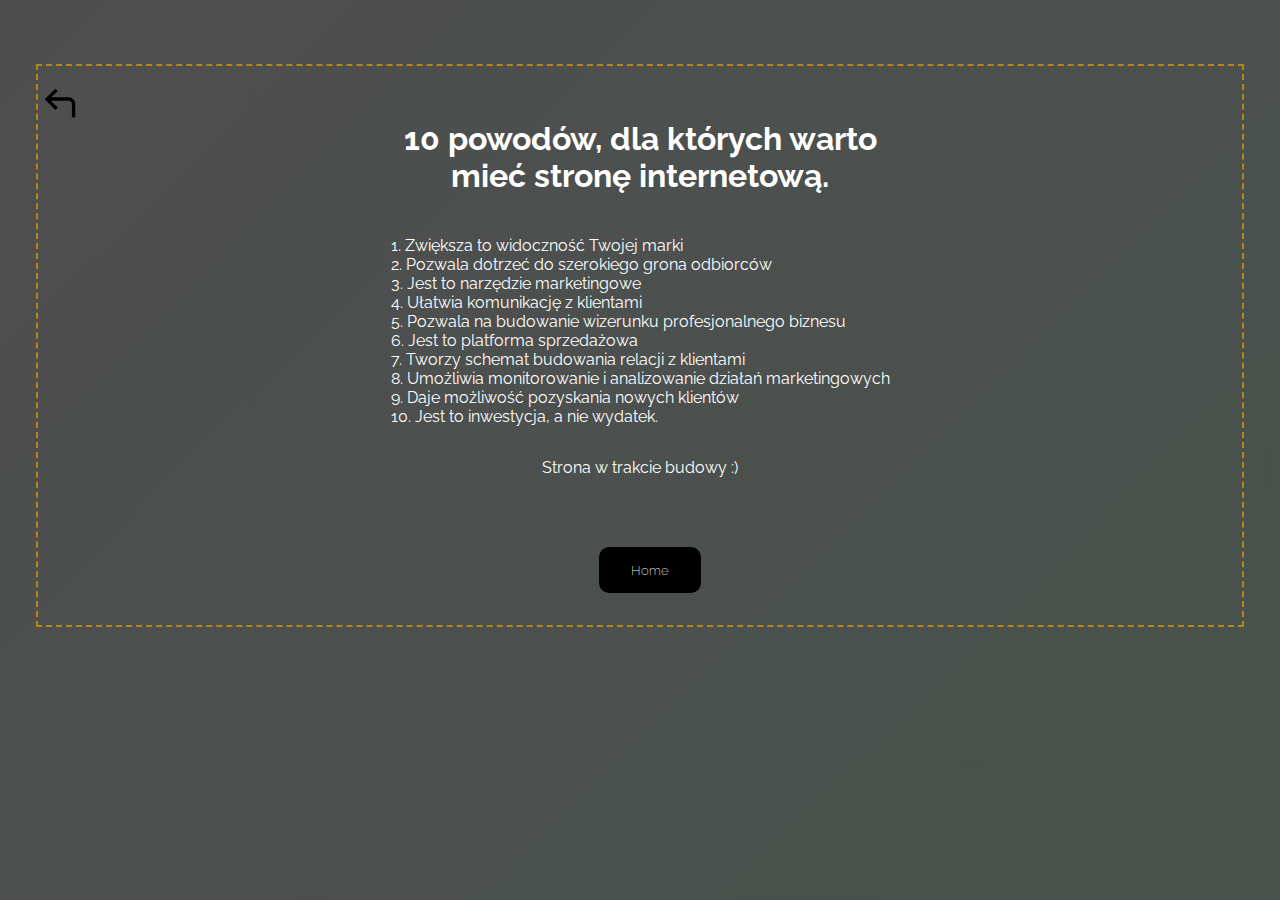
<file: whyWeb.html>
<!DOCTYPE html!>
<html>
  <head>
    <meta charset="utf-8" />
    <title>Portfolio Jan Kamiński - JsontoCsv</title>
    <meta name="description" content="Program do konwersji plików" />
    <meta
      name="keywords"
      content="konwersja plików, json, konwertowanie, pliki, csv, exel"
    />
    <meta name="viewport" content="width=device-width, initial-scale=1.0" />
    <link rel="stylesheet" href="style.css" />
    <link rel="icon" href="img/Białe Okrąg z Przyborami Kuchennymi Restauracja Logo1/1.png" type="image/png">


    <script src="myscript.js"></script>
  </head>
  <body>
    <div class="page">
      <a href="mainpage.html"
        ><span class="exit-to-index" alt="Wyjście do strony głównej"></span>
      </a>
      <div class="content content2">
        <div class="names">
          <h1>10 powodów, dla których warto mieć stronę internetową.</h1>
        </div>

          1. Zwiększa to widoczność Twojej marki <br>
          2. Pozwala dotrzeć do szerokiego grona odbiorców<br>
          3. Jest to narzędzie marketingowe<br>
          4. Ułatwia komunikację z klientami<br>
          5. Pozwala na budowanie wizerunku profesjonalnego biznesu<br>
          6. Jest to platforma sprzedażowa<br>
          7. Tworzy schemat budowania relacji z klientami<br>
          8. Umożliwia monitorowanie i analizowanie działań marketingowych<br>
          9. Daje możliwość pozyskania nowych klientów<br>
          10. Jest to inwestycja, a nie wydatek.<br>

          <!-- Posiadanie własnej strony internetowej może być korzystne dla wielu przedsiębiorstw i organizacji. Umożliwia ono zwiększenie zasięgu i widoczności Twojej marki i produktów, a także dotarcie do nowych potencjalnych kupujących. Strona internetowa jest niezbędna do skutecznego prowadzenia działań marketingowych i pozyskiwania nowych klientów. Poniżej przedstawiamy 10 powodów, dla których posiadanie strony internetowej jest ważne dla Twojej firmy.

          Zwiększa to widoczność Twojej marki.

          Strona internetowa jest doskonałym sposobem na zwiększenie widoczności Twojej marki i produktów. Pozwala Ci zbudować silną i widoczną w online obecność Twojej firmy oraz skuteczne promowanie produktów i usług. Korzystając ze strony internetowej, możesz skutecznie przyciągać nowych klientów i zachęcać ich do zakupu Twoich produktów.

          Pozwala dotrzeć do szerokiego grona odbiorców.

          Strona internetowa umożliwia Ci dotarcie do ogromnego grona odbiorców, na całym świecie. Możesz wykorzystać różne techniki SEO, aby wyświetlać się w wynikach wyszukiwania, tworzyć treści skierowane do specyficznych grup klientów i udostępniać linki do Twojej witryny za pośrednictwem innych powiązanych stron internetowych. Masz nadzieję, że Twoja witryna stanie się podstawowym źródłem informacji dla Twoich klientów.

          Jest to narzędzie marketingowe.

          Strona internetowa daje możliwość skutecznego i elastycznego prowadzenia działań marketingowych, w tym kampanii e-mailowych, kuponów rabatowych i reklam w Internecie. Możesz wykorzystać te narzędzia do promowania produktów i usług Twojej firmy, a także do wywoływania dodatkowych wpływów. Dzięki narzędziom do monitorowania i analizowania działań marketingowych możesz lepiej zarządzać działaniami zmierzającymi do zwiększenia zysków dla firmy.

          Ułatwia komunikację z klientami.

          Strona internetowa daje Ci możliwość utrzymywania stałego kontaktu ze swoimi klientami poprzez wygodne narzędzie do komunikacji. Możesz skorzystać z formularzy kontaktowych, czatu online i działu FAQ, aby udzielić odpowiedzi na pytania klientów i dostarczyć im najpotrzebniejszych informacji. To pozwoli Ci zbudować trwałe relacje ze swoimi obecnymi i potencjalnymi klientami.

          Pozwala na budowanie wizerunku profesjonalnego biznesu.

          Odpowiednio zaprojektowana strona internetowa może przyciągnąć nowych klientów i pomóc w budowaniu marki. Możesz wyraźnie określić swoją misję i wartości oraz wyposażyć swoją stronę internetową w dostępne tylko u Ciebie produkty i usługi, aby zaprezentować profesjonalną i wiarygodną wizję Twojego biznesu. -->
        </p>
        <div class="descrip">Strona w trakcie budowy :)</div>

        <div class="home">
          <a href="mainpage.html"><button>Home</button></a>
        </div>
      </div>
    </div>
  </body>
</html>
</file>
<file: styleNowyIndex.css>
@import url("https://fonts.googleapis.com/css?family=Raleway");

:root {
  --shadow-color: rgb(68, 68, 68);
}

.first_page_body {
  height: 100%;
  width: 100%;
  margin: 0;
  font-family: "Raleway", sans-serif;
}

.ongate {
  display: flex;
  flex-direction: column;
  height: 100%;
  width: 100%;
  align-items: center;
  justify-content: center;
}

.freePalceUp {
  height: 50px;
}

.firstelement {
  display: flex;
  flex-direction: row;
  justify-content: center;
  align-items: center;
  /* border: 2px solid peru; */
  animation: slideup 2s forwards 7s, slidedown 16s forwards 3.5s;
  /* animation: slideup 2s forwards; */
  height: 10px;
}

@keyframes slideup {
  from {
    margin-top: 0;
  }

  to {
    margin-top: -18%;
  }
}

@keyframes slidedown {
  from {
    height: 100px;
  }

  to {
    height: auto;
  }
}

.gates {
  display: flex;
  flex-direction: column;
  justify-content: center;
  animation: marginal 2s 6s forwards;
  /* margin-bottom: 50px; */
  margin-right: -320px;
  /* border: 2px solid peru; */
}

@keyframes marginal {
  from {
    margin-right: -320px;
  }

  to {
    margin-right: 300px;
  }
}

.photoCV {
  /* position: relative; */
  opacity: 0;
}
.photoCV img {
  height: 320px;
}
.w3-animate-right {
  animation: animateright 3s forwards 7s;
}
@keyframes animateright {
  from {
    right: -300px;
    opacity: 0;
  }
  to {
    right: 0;
    opacity: 1;
  }
}

.line {
  position: relative;
  margin: 0 auto;
  /* border-right: 2px solid rgba(255, 255, 255, 0.75); */
  text-align: center;
  white-space: nowrap;
  overflow: hidden;
  /* transform: translateY(-40%); */
}

.line-1 {
  font-size: 500%;
}

/* Animation */
.anim-typewriter {
  animation: typewriter 1s steps(10) 1s 1 normal both,
    blinkTextCursor 500ms steps(10, end) infinite normal;
}
@keyframes typewriter {
  from {
    width: 0;
  }
  to {
    width: 3em;
  }
}
@keyframes blinkTextCursor {
  from {
    border-right-color: rgba(37, 37, 37, 0.75);
  }
  to {
    border-right-color: transparent;
  }
}

.line-2 {
  font-size: 150%;
  margin-top: 15px;
}

.anim-typewriter2 {
  animation: typewriter2 1.5s steps(15) 3.5s 1 normal both,
    blinkTextCursor 500ms steps(15) infinite normal;
}
@keyframes typewriter2 {
  from {
    width: 0;
  }
  to {
    width: 6em;
  }
}

.line-3 {
  font-size: 320%;
  margin-top: 15px;
}

.anim-typewriter3 {
  animation: typewriter3 2s steps(24) 4.9s 1 normal both,
    blinkTextCursor 500ms steps(24) infinite normal;
}
@keyframes typewriter3 {
  from {
    width: 0;
  }
  to {
    width: 6em;
  }
}

.secondelement {
  display: flex;
  flex-direction: column;
  /* border: 2px solid peru; */
  height: auto;
}

.undergatesText {
  position: relative;
  margin: 0 auto;
  /* transform: translateY(2140%); */
  /* border-right: 2px solid rgba(255, 255, 255, 0.75); */
  text-align: center;
  white-space: nowrap;
  overflow: hidden;
  font-family: "Raleway", sans-serif;
  font-size: 140%;
}

.anim-typewriter4 {
  animation: typewriter4 2s steps(64) 11s 1 normal both,
    blinkTextCursor 500ms steps(10) infinite normal;
}

.anim-typewriter5 {
  animation: typewriter5 2s steps(64) 13s 1 normal both,
    blinkTextCursor 500ms steps(10) infinite normal;
}
.anim-typewriter6 {
  animation: typewriter6 0.5s steps(34) 14.5s 1 normal both,
    blinkTextCursor 500ms steps(10) infinite normal;
}
.anim-typewriter7 {
  animation: typewriter7 2s steps(64) 16.5s 1 normal both,
    blinkTextCursor 500ms steps(10) infinite normal;
}

@keyframes typewriter4 {
  from {
    width: 0;
  }
  to {
    width: 35em;
  }
}
@keyframes typewriter5 {
  from {
    width: 0;
  }
  to {
    width: 35em;
  }
}

@keyframes typewriter6 {
  from {
    width: 0;
  }
  to {
    width: 7em;
  }
}

@keyframes typewriter7 {
  from {
    width: 0;
  }
  to {
    width: 30em;
  }
}

.buttonIndex {
  /* opacity: 0; */
  display: flex;
  justify-content: center;
  align-items: center;
  /* margin-bottom: -200px; */
  /* border: 2px solid rgb(106, 63, 205); */
  margin-bottom: -200px;
  height: 0;
  width: 90%;
}

.textButtonIndex {
  /* margin-top: 50px; */
  /* border: 2px solid peru; */
  /* padding-bottom: 100px; */
  margin-right: -85%;
  opacity: 0;
}

.w3-animate-bottom {
  position: relative;
  animation: animatebottom 2s forwards 9s;
}
@keyframes animatebottom {
  from {
    margin-top: -300px;
    opacity: 0;
  }
  to {
    margin-top: 100px;
    opacity: 1;
  }
}

@media screen and (max-width: 1200px), screen and (max-height: 600px) {
  .photoCV img {
    height: 250px;
  }
  .gates {
    margin-right: -250px;
  }
  @keyframes marginal {
    from {
      margin-right: -250px;
    }

    to {
      margin-right: 200px;
    }
  }
  .line-1 {
    font-size: 350%;
  }

  .line-2 {
    font-size: 110%;
    margin-top: 15px;
  }

  .line-3 {
    font-size: 250%;
    margin-top: 15px;
  }
  .undergatesText {
    font-size: 110%;
  }
}

@media screen and (max-width: 800px) {
  .photoCV img {
    height: 200px;
  }
  .gates {
    margin-right: -200px;
  }
  @keyframes marginal {
    from {
      margin-right: -200px;
    }

    to {
      margin-right: 120px;
    }
  }
  @keyframes slideup {
    from {
      margin-top: 0;
    }

    to {
      margin-top: -35%;
    }
  }
  .freePalceUp {
    height: 90px;
  }
}

@media screen and (max-width: 640px) {
  .photoCV img {
    height: 180px;
  }
  .gates {
    margin-right: -180px;
  }
  @keyframes marginal {
    from {
      margin-right: -180px;
    }

    to {
      margin-right: 80px;
    }
  }
  /* .line-1 {
    font-size: 170%;
  }

  .line-2 {
    font-size: 80%;
    margin-top: 15px;
  }

  .line-3 {
    font-size: 150%;
    margin-top: 15px;
  } */

  .undergatesText {
    font-size: 100%;
  }
  .textButtonIndex {
    margin-right: -70%;
  }

  
}

@media screen and (max-width: 550px) {
  .firstelement {
    display: flex;
    flex-direction: column;
  }

  .gates {
    margin-right: 0;
    margin-bottom: 30px;
  }
  @keyframes marginal {
    from {
      margin-right: 0;
    }

    to {
      margin-right: 0;
    }
  }
  @keyframes animateright {
    from {
      right: 0;
      opacity: 0;
    }
    to {
      right: 0;
      opacity: 1;
    }
  }
  @keyframes slideup {
    from {
      margin-top: 0;
    }

    to {
      margin-top: -60%;
    }
  }
  .undergatesText {
    display: none;
  }
  .textButtonIndex {
    margin-right: 0;
  }
  @keyframes animatebottom {
    from {
      margin-top: -300px;
      opacity: 0;
    }
    to {
      margin-top: -120px;
      opacity: 1;
    }
  }
}
</file>
<file: style.css>
@import url("https://fonts.googleapis.com/css?family=Raleway");

:root {
  --shadow-color: rgb(68, 68, 68);
  --border-color-dashed: rgb(177, 136, 24);
  --tekt-color: white;
}

/* body {
  background: linear-gradient(
    -45deg,
    #569282,
    #6b9fb7,
    #9178c1,
    #67a482,
    #789359
  );
  background-size: 400% 400%;
  animation: gradient 17s ease infinite;
  height: 300vh;
  margin: 0;
  height: auto;
} */

body {
  /* overflow: hidden; */
  background: linear-gradient(
    -45deg,
    #adadad,
    #798c94,
    #696969,
    #49524d,
    #4e4e4e
  );
  /* background: linear-gradient(-45deg, #ee7752, #e73c7e, #23a6d5, #23d5ab); */
  background-size: 400% 400%;
  animation: gradient 17s ease infinite;
  height: 300vh;
  margin: 0;
  height: auto;
  color: var(--tekt-color);
}

@keyframes gradient {
  0% {
    background-position: 0% 50%;
  }
  50% {
    background-position: 100% 50%;
  }
  100% {
    background-position: 0% 50%;
  }
}

.page {
  max-width: auto;
  display: flex;
  flex-direction: column;
  /* justify-content: center; */
  align-items: center;
}

header {
  margin: 1% 0 -4% 0;
  width: 90%;
  /* border: solid 2px peru; */
}

.icons {
  text-decoration: none;
  display: flex;
  align-items: center;
}

.icons img {
  margin: 0 5px 0 5px;
}

.linkedin_icon {
  width: 40px;
  transition: 0.2s;
}

.linkedin_icon:hover {
  transform: scale(1.2);
  filter: invert(27%) brightness(1000%) contrast(100%);
}

.facebok_icon {
  width: 44px;
  transition: 0.2s;
}

.facebok_icon:hover {
  transform: scale(1.2);
  filter: invert(27%) brightness(1000%) contrast(100%);
}

.github_icon {
  width: 44px;
  transition: 0.2s;
}

.github_icon:hover {
  transform: scale(1.2);
  filter: invert(27%) brightness(1000%) contrast(100%);
}

/* ///////////// przygotowany odnośnik do ABOUT /////////////////// */

.aboutclas {
  display: flex;
  display: none;
  flex-direction: row;
  width: 100%;
  height: 100%;
  justify-content: flex-end;
}

.aboutButton {
  border-left: 2px dashed rgb(111, 111, 111);
  border-right: 2px dashed rgb(111, 111, 111);
  height: 100%;
  padding: 8px 25px;
  font-size: 120%;
  font-family: "Raleway", sans-serif;
  font-weight: bold;
}
.aboutButton a {
  text-decoration: none;
  color: black;
}

.aboutButton:hover {
  opacity: 0.5;
  color: rgb(158, 158, 158);
}

.content {
  /* border: 2px dashed rgb(111, 111, 111); */
  border: 2px dashed var(--border-color-dashed);
  width: 90%;
  display: flex;
  flex-direction: column;
  align-items: center;
  margin: 5% 0;
  overflow: hidden;
  font-family: "Raleway", sans-serif;
}

.HeadPart {
  width: 100%;
  display: flex;
  flex-direction: row;
  align-items: center;
  justify-content: space-evenly;
}

.content2 {
  width: 92%;
  padding: 1%;
}

.names {
  width: 700px;
  text-align: center;
  padding: 20px;
}

.names a {
  text-decoration: none;
  color: black;
}

.names .grubo a:hover {
  opacity: 0.5;
}

#Check_more span#a {
  display: inline;
}

#Check_more:hover span#a {
  display: none;
}

#Check_more span#b {
  display: none;
}

#Check_more:hover span#b {
  display: inline;
}

.Check_more_Class {
  width: 350px;
  height: 120px;
}

.Check_more_Class:hover {
  width: 320px;
  height: 110px;
}

/* ///////////////////////// END OF ZEGAREK //////////////////////// */
/* styleClock.css */
/* ///////////////////////// END OF ZEGAREK //////////////////////// */

.klik {
  text-align: center;
  padding: 20px 20px 0px 20px;
  font-size: 18px;
}

.projects {
  display: flex;
  flex-direction: column;
  justify-content: center;
  align-items: center;
  margin: 50px;
  width: 100%;
  text-align: center;
}

.rows {
  display: flex;
  flex-direction: column;
  justify-content: flex-start;
  align-items: flex-start;
  width: 90%;
  padding: 50px;
}

.rows h2 {
  text-align: left;
}

.RowsInRows {
  display: flex;
  flex-direction: row;
  flex-wrap: wrap;
  /* justify-content: flex-start; */
  justify-content: space-evenly;
  /* justify-content: space-between;   */
  /*/// do uruchomienia kiedy będzie więcej projektów*/
  align-items: flex-start;
  text-align: center;
  width: 100%;
  overflow-x: auto;
  /* overflow-y: hidden; */
  /* border: 4px solid peru; */
  padding-top: 20px;
}
/* width */
::-webkit-scrollbar {
  width: 10px;
}

/* Track */
::-webkit-scrollbar-track {
  background: #9c9c9c;
}

/* Handle */
::-webkit-scrollbar-thumb {
  background: #888;
}

/* Handle on hover */
::-webkit-scrollbar-thumb:hover {
  background: #555;
}

/* .rows h2 {
  border-bottom: 2px solid peru;
  padding-bottom: 15;
} */

hr.new1 {
  border: none;
  /* border-top: 2px dashed rgb(111, 111, 111); */
  border: 2px dashed var(--border-color-dashed);
  width: 100%;
  margin-bottom: 15px;
  margin-top: 15px;
  transform: translateY(-760%);
}

.square1 {
  max-width: 320px;
  /* max-width: auto; */
  min-width: 200px;
  min-height: 300px;
  /* height: 360px; */
  margin: 0 20px 20px 20px;
  display: flex;
  flex-direction: column;
  justify-content: center;
  align-items: center;
  /* border: 2px dashed rgb(111, 111, 111); */
  border: 2px dashed var(--border-color-dashed);
  border-radius: 15px;
  transition: 0.2s;
}

.square1:hover {
  transform: scale(1.03);
}

.square1 img {
  max-height: 300px;
  margin: 30px 20px 0 0;
}

.square1 a {
  margin: 0 0 20px 0;
}

@media screen and (max-width: 800px) {
  .RowsInRows {
    justify-content: flex-start;
    flex-wrap: nowrap;
  }

  .rows h2 {
    font-size: 120%;
  }
  .rows {
    padding: 10px;
  }

  .square1 {
    /* min-height: 260px;
    max-height: 300px; */
    height: auto;
    padding: 10px 5px;
    margin: 5px 5px;
  }
  hr.new1 {
    margin-top: 20px;
  }
}

.pic1 {
  width: 90%;
}

.pic1 img {
  width: 100%;
  transition: 0.2s;
}

.pic1 img:hover {
  width: 100%;
  transform: scale(1.08);
  border-radius: 20px;
}

button {
  padding: 15px 32px;
  text-decoration: none;
  transition-duration: 0.9s;
  border-radius: 10px;
  background-color: black;
  border: none;
  text-align: center;
  color: white;
  font-weight: 200;
  cursor: pointer;
  font-family: "Raleway", sans-serif;
  transition: 0.2s;
}
button:hover {
  background: linear-gradient(-45deg, #bed6a1, #71adc9, #937dc0, #6b9b8e);
  background-size: 400% 400%;
  animation: gradient 17s ease infinite;
  transform: scale(1.2);

  /* color: rgb(48, 48, 48); */
}

.descrip {
  display: flex;
  flex-direction: column;
  justify-content: center;
  align-items: center;
  text-align: center;
  margin-bottom: 50px;
}

.part1 {
  display: flex;
  flex-direction: row;
  justify-content: center;
  align-items: center;
  width: 90%;
  margin: 20px 20px;
}

.part1 p {
  /* justify-self: center/; */
  margin: 50px;
  width: 500px;
}

.part4 {
  display: flex;
  flex-direction: row-reverse;
  justify-content: center;
  align-items: center;
  width: 90%;
  margin: 20px 20px;
}
.part4 p {
  margin: 60px;
  width: 500px;
}

.photo {
  width: 50%;
}

.photo img {
  width: 100%;
  border-radius: 0 30px;
  transition: 0.3s;
  /* margin: 100px; */
  box-shadow: 10px 10px 5px var(--shadow-color);
  -moz-box-shadow: 10px 10px 5px var(--shadow-color);
  -webkit-box-shadow: 10px 10px 5px var(--shadow-color);
  -khtml-box-shadow: 10px 10px 5px var(--shadow-color);
}

.photo img:active {
  transform: scale(1.5);
}

.part2 {
  display: flex;
  flex-direction: column;
  justify-content: center;
  align-items: center;
  width: 90%;
  margin: 20px 20px;
  text-align: center;
}

.part2 p {
  width: 50%;
}

.photo1 {
  display: flex;
  flex-direction: row;
  width: 100%;
}

/* .photo1:active {
  transform: scale(1.5);
} */

.photo1 img {
  width: 100%;
  transition: 0.3s;
  border-radius: 0 30px;
  margin: 25px;
  box-shadow: 10px 10px 5px var(--shadow-color);
  -moz-box-shadow: 10px 10px 5px var(--shadow-color);
  -webkit-box-shadow: 10px 10px 5px var(--shadow-color);
  -khtml-box-shadow: 10px 10px 5px var(--shadow-color);
}

.photo1 img:active {
  transform: scale(1.5);
}

.photo_second {
  padding: 50px;
}

.photo11 {
  max-width: 60%;
  transition: 0.3s;
}

.photo11 img {
  width: 100%;
  border-radius: 0 30px;
  box-shadow: 10px 10px 5px var(--shadow-color);
  -moz-box-shadow: 10px 10px 5px var(--shadow-color);
  -webkit-box-shadow: 10px 10px 5px var(--shadow-color);
  -khtml-box-shadow: 10px 10px 5px var(--shadow-color);
}

.photo11:active {
  transform: scale(1.5);
}

.part3 {
  display: flex;
  flex-direction: column;
  justify-content: center;
  align-items: center;
  width: 50%;
  margin: 20px 20px;
  text-align: center;
}

.part3 img {
  max-width: 500px;
}

.youtubelinkdostrony {
  transition: 0.4s;
}

.youtubelinkdostrony:hover {
  transform: scale(1.1);
}

.home {
  margin: 20px 20px 20px 40px;
}

.exit-to-index {
  position: absolute;
  left: 40px;
  margin: 20px 0 0 0;
  transition: 0.4s;
  width: 40px;
  height: 40px;
  background-size: cover;
  background-image: url(img/corner-up-left.svg);
}

.exit-to-index:hover {
  filter: invert(27%) brightness(1000%) contrast(100%);
  transform: rotate(-360deg) scale(1.2);
}

.text-width {
  width: 80%;
}

.grubo a {
  font-weight: 700;
  font-size: 20px;
}

@media screen and (max-width: 1500px) {
  .exit-to-index {
    right: 40px;
    margin: 6.5% 1% 0 0;
  }
  .names {
    width: 500px;
    text-align: center;
    padding: 20px;
  }
}

@media screen and (max-width: 1130px) {
  .names {
    width: 300px;
    text-align: center;
    padding: 20px;
  }

  .Check_more_Class {
    width: 300px;
  }
  .Check_more_Class h2 {
    font-size: 15px;
  }
  .Check_more_Class:hover {
    font-size: 12px;
    width: 280px;
  }
}

@media screen and (max-width: 800px) {
  .photo:active {
    transform: scale(2);
  }
  .exit-to-index {
    right: -10px;
    margin: 6.5% 0 0 0;
  }
  .projects {
    flex-wrap: wrap;
  }
  .square1 {
    margin-bottom: 20px;
  }
}

@media screen and (max-width: 720px) {
  .HeadPart {
    flex-direction: column-reverse;
  }
}

/* //////////////  Strona powitalna ////////////////////       / */

/* w drugim css :) */

/* ////////////// KONIEC Strona powitalna ////////////////////       / */
</file>
<file: styleClock.css>
/* ////////////////////////////  Zakomentowany zegarek //////////////////////////////*/

.clock {
  width: 170px;
  height: 170px;
  /* position: relative;
      padding: 5px;
      border: 7px solid #282828;
      box-shadow: -4px -4px 10px rgba(67, 67, 67, 0.5),
        inset 4px 4px 10px rgba(0, 0, 0, 0.5),
        inset -4px -4px 10px rgba(67, 67, 67, 0.5), 4px 4px 10px rgba(0, 0, 0, 0.3); */
  /* border-radius: 50%; */
  /* margin: 50px auto; */
}

.outer-clock-face {
  position: relative;
  background: #282828;
  overflow: hidden;
  width: 100%;
  height: 100%;
  /* border-radius: 100%; */
}

.outer-clock-face::after {
  -webkit-transform: rotate(90deg);
  -moz-transform: rotate(90deg);
  transform: rotate(90deg);
}

.outer-clock-face::after,
.outer-clock-face::before,
.outer-clock-face .marking {
  content: "";
  position: absolute;
  width: 5px;
  height: 100%;
  background: #1df5f1;
  z-index: 0;
  left: 49%;
}

.outer-clock-face .marking {
  background: #bdbdcb;
  width: 3px;
}

.outer-clock-face .marking.marking-one {
  -webkit-transform: rotate(30deg);
  -moz-transform: rotate(30deg);
  transform: rotate(30deg);
}

.outer-clock-face .marking.marking-two {
  -webkit-transform: rotate(60deg);
  -moz-transform: rotate(60deg);
  transform: rotate(60deg);
}

.outer-clock-face .marking.marking-three {
  -webkit-transform: rotate(120deg);
  -moz-transform: rotate(120deg);
  transform: rotate(120deg);
}

.outer-clock-face .marking.marking-four {
  -webkit-transform: rotate(150deg);
  -moz-transform: rotate(150deg);
  transform: rotate(150deg);
}

.inner-clock-face {
  position: absolute;
  top: 10%;
  left: 10%;
  width: 80%;
  height: 80%;
  background: #282828;
  -webkit-border-radius: 100%;
  -moz-border-radius: 100%;
  border-radius: 100%;
  z-index: 1;
}

.inner-clock-face::before {
  content: "";
  position: absolute;
  top: 50%;
  left: 50%;
  width: 12px;
  height: 12px;
  border-radius: 18px;
  margin-left: -5.5px;
  margin-top: -6px;
  background: #4d4b63;
  z-index: 11;
}

.hand {
  width: 50%;
  right: 50%;
  height: 6px;
  background: #61afff;
  position: absolute;
  top: 50%;
  border-radius: 6px;
  transform-origin: 100%;
  transform: rotate(90deg);
  transition-timing-function: cubic-bezier(0.1, 2.7, 0.58, 1);
}

.hand.hour-hand {
  width: 30%;
  z-index: 3;
}

.hand.min-hand {
  height: 3px;
  z-index: 10;
  width: 40%;
}

.hand.second-hand {
  background: rgb(177, 136, 24);
  width: 45%;
  height: 2px;
  animation-duration: 60s;
}

.animate {
  animation-name: rotate;
  animation-iteration-count: infinite;
  animation-timing-function: linear;
}

@keyframes rotate {
  from {
    transform: rotate(0deg);
  }
  to {
    transform: rotate(360deg);
  }
}

/* ////////////////////////// SECOND ZEGAREK //////////////////////// */

.rightClock {
  background: #b1b1b1;
  width: 171px;
  height: 171px;
  position: relative;
  /* padding: 5px;
      border: 7px solid #282828;
      box-shadow: -4px -4px 10px rgba(67, 67, 67, 0.5),
        inset 4px 4px 10px rgba(104, 104, 104, 0.5),
        inset -4px -4px 10px rgba(67, 67, 67, 0.5), 4px 4px 10px rgba(0, 0, 0, 0.3);
      z-index: 5; */
}

.rama {
  width: 170px;
  height: 170px;
  top: -3.2%;
  left: -3%;
  position: relative;
  border: 7px solid #282828;
  box-shadow: -4px -4px 10px rgba(67, 67, 67, 0.5),
    inset 4px 4px 10px rgba(104, 104, 104, 0.5),
    inset -4px -4px 10px rgba(67, 67, 67, 0.5), 4px 4px 10px rgba(0, 0, 0, 0.3);
  z-index: 3;
}

.inner-clock-faceRight {
  position: absolute;
  top: -2%;
  left: -2%;
  width: 99%;
  height: 99%;
  z-index: 1;
  border: 5px solid #282828;
}

.inner-clock-faceRight2 {
  position: absolute;
  top: -2%;
  left: -2%;
  width: 99%;
  height: 99%;
  z-index: 1;
  border: 5px solid #282828;
}

.handRight {
  width: 50%;
  right: 50%;
  height: 9px;
  position: absolute;
  top: 50%;
  /* border-radius: 6px; */
  transform-origin: 100%;
  transform: rotate(90deg);
  transition-timing-function: cubic-bezier(0.1, 2.7, 0.58, 1);
}

.handRight.hour-handRight {
  background: #282828;
  width: 54%;
  z-index: 1;
}

.handRight.min-handRight {
  position: absolute;
  top: 33%;
  right: 104.5%;
  height: 3px;
  z-index: 2;
  width: 98%;
  background: #b1b1b1;
  transform: rotate(180deg);
}

.handRight.hour-handRight2 {
  background: #282828;
  width: 54%;
  z-index: 1;
  top: 50%;
  right: 49.7%;
}

.handRight.min-handRight2 {
  position: absolute;
  top: 33%;
  right: 103.5%;
  height: 3px;
  z-index: 2;
  width: 92%;
  background: #b1b1b1;
  transform: rotate(180deg);
}

#hour-hand {
  /* transform: rotate(-45deg); */
}

#min-hand {
  /* transform: rotate(45deg); */
}

@media screen and (max-width: 1400px) {
  .rightClock,
  .clock {
    width: 141px;
    height: 141px;
  }

  .rama {
    width: 140px;
    height: 140px;
  }
}

@media screen and (max-width: 900px) {
  .rightClock,
  .clock {
    width: 111px;
    height: 111px;
  }

  .rama {
    width: 110px;
    height: 110px;
    border: 4px solid #282828;
    box-shadow: -3px -3px 7px rgba(67, 67, 67, 0.5),
      inset 3px 3px 7px rgba(104, 104, 104, 0.5),
      inset -3px -3px 7px rgba(67, 67, 67, 0.5), 3px 3px 7px rgba(0, 0, 0, 0.3);
    z-index: 3;
  }

  .handRight {
    height: 7px;
  }

  .handRight.min-handRight {
    right: 102%;
    height: 2px;
  }

  .handRight.min-handRight2 {
    top: 33%;
    right: 103.5%;
    height: 2px;
    width: 93%;
  }

  .inner-clock-faceRight {
    border: 3px solid #282828;
  }

  .inner-clock-faceRight2 {
    border: 3px solid #282828;
  }
}

@media screen and (max-width: 720px) {
  .clock {
    display: none;
  }
}
</file>
